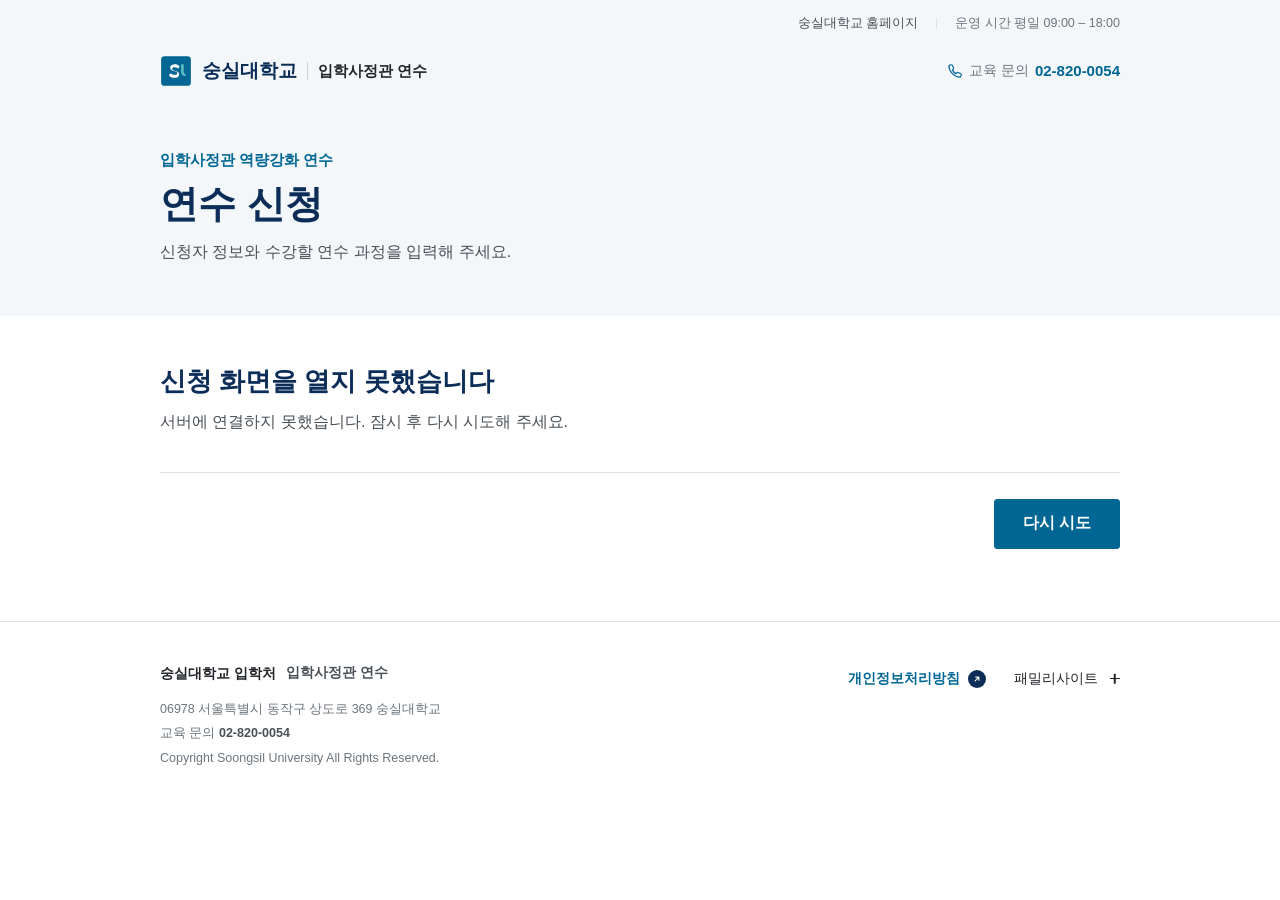
<file: index.html>
<!DOCTYPE html>
<html lang="ko">
<head>
  <meta charset="utf-8">
  <meta name="viewport" content="width=device-width, initial-scale=1">
  <meta name="robots" content="noindex">
  <title>입학사정관 연수 신청 | 숭실대학교</title>
  <link rel="stylesheet" href="styles.css">
  <script src="config.js" defer></script>
  <script src="site.js" defer></script>
  <script src="app.js" defer></script>
</head>
<body>

<!--
  ─────────────────────────────────────────────
    입학사정관 연수 신청 시스템
    숭실대학교 입학처

    기획 · 설계 · 개발   입학사정관 복유진
    문의                 02-820-0054
    최초 제작            2026년 7월
    전면 개편            2026년 10월
  ─────────────────────────────────────────────
-->

<a class="skip-link" href="#main">본문으로 건너뛰기</a>

<!-- 아래 내용은 관리자 페이지(admin.html)의 설정으로 바뀝니다. 여기 적힌 값은 설정을 불러오기 전 기본값입니다. -->

<header class="service-header">
  <div class="utility-bar" id="utilityBar">
    <div class="page-container utility-inner">
      <ul class="utility-links" id="utilityLinks">
        <li><a href="https://ssu.ac.kr" target="_blank" rel="noopener">숭실대학교 홈페이지<span class="sr-only"> (새 창)</span></a></li>
      </ul>
      <p class="utility-hours" id="utilityHours">운영 시간 평일 09:00 – 18:00</p>
    </div>
  </div>

  <div class="page-container header-inner">
    <a class="brand" id="brandLink" href="./">
      <img class="brand-logo" id="brandLogo" alt="" hidden>
      <span class="brand-mark" id="brandMark" aria-hidden="true">
        <svg viewBox="0 0 28 28" width="28" height="28" fill="none">
          <rect x="1" y="1" width="26" height="26" rx="3" fill="#006694"/>
          <path d="M8.5 18.6c1.1.9 2.6 1.4 4.2 1.4 2.6 0 4.1-1.2 4.1-3 0-1.7-1.1-2.5-3.6-3.1-2-.5-2.6-.9-2.6-1.7 0-.8.8-1.4 2.1-1.4 1.2 0 2.3.4 3.2 1.1l1.3-1.9C16.1 8.4 14.6 8 12.9 8c-2.5 0-4 1.3-4 3.1 0 1.8 1.2 2.6 3.7 3.2 1.9.4 2.5.8 2.5 1.6 0 .9-.8 1.4-2.2 1.4-1.4 0-2.7-.5-3.7-1.4l-1.4 1.9z" fill="#fff"/>
          <path d="M18.5 8h2.2v6.6c0 1.1.6 1.7 1.5 1.9v2.1c-2.3-.2-3.7-1.5-3.7-3.9V8z" fill="#60C1C3"/>
        </svg>
      </span>
      <span class="brand-text">
        <strong id="brandOrg">숭실대학교</strong>
        <span class="brand-service"><span id="brandService">입학사정관 연수</span> <b class="brand-tag" id="brandTag" hidden></b></span>
      </span>
    </a>

    <nav class="header-nav" id="headerNav" aria-label="주요 메뉴" hidden>
      <ul id="headerNavList"></ul>
    </nav>

    <a class="header-contact js-tel" href="tel:0282000054">
      <span class="header-contact-icon" aria-hidden="true">
        <svg viewBox="0 0 20 20" width="16" height="16" fill="none">
          <path d="M6.6 2.8l1.6 3.4c.2.4.1.9-.2 1.2L6.7 8.6a10 10 0 0 0 4.7 4.7l1.2-1.3c.3-.3.8-.4 1.2-.2l3.4 1.6c.5.2.7.7.6 1.2l-.5 2.1c-.1.5-.6.9-1.1.9C9.4 17.6 2.4 10.6 2.4 3.8c0-.5.4-1 .9-1.1l2.1-.5c.5-.1 1 .1 1.2.6z" stroke="currentColor" stroke-width="1.5" stroke-linejoin="round"/>
        </svg>
      </span>
      <span class="header-contact-label" id="contactLabel">교육 문의</span>
      <span class="header-contact-num js-tel-num">02-820-0054</span>
    </a>
  </div>
</header>

<div class="notice-bar tone-info" id="noticeBar" role="note" hidden>
  <div class="page-container notice-inner">
    <span class="notice-dot" aria-hidden="true"></span>
    <p class="notice-text" id="noticeBarText"></p>
    <a class="notice-link" id="noticeBarLink" hidden></a>
  </div>
</div>

<section class="hero" id="hero">
  <div class="page-container">
    <div class="page-title">
      <p class="service-name" id="heroEyebrow">입학사정관 역량강화 연수</p>
      <h1 id="pageTitle">연수 신청</h1>
      <p class="page-desc" id="heroDesc">신청자 정보와 수강할 연수 과정을 입력해 주세요.</p>
    </div>
  </div>
</section>

<div class="page-container page-body">

  <nav class="steps" aria-label="신청 단계" hidden>
    <p class="steps-mobile">
      <span class="steps-count"><strong id="stepNow">1</strong> / 4</span>
      <span class="steps-label" id="stepLabel">개인정보 동의</span>
    </p>
    <ol class="steps-list">
      <li><span class="no">01</span><span class="nm">개인정보 동의</span></li>
      <li><span class="no">02</span><span class="nm">신청자 확인</span></li>
      <li><span class="no">03</span><span class="nm">연수 정보</span></li>
      <li><span class="no">04</span><span class="nm">최종 확인</span></li>
    </ol>
  </nav>

  <main id="main" class="form-card" tabindex="-1">

    <div class="error-summary" id="errorSummary" hidden tabindex="-1" role="alert">
      <p class="error-summary-title">입력한 내용을 확인해 주세요</p>
      <ul id="errorSummaryList"></ul>
    </div>

    <!-- 불러오는 중 -->
    <section class="panel is-active" data-panel="loading">
      <div class="loading" role="status">
        <span class="spinner" aria-hidden="true"></span>
        <p>신청 정보를 불러오고 있습니다.</p>
      </div>
    </section>

    <!-- 연결 실패 -->
    <section class="panel" data-panel="fatal">
      <h2>신청 화면을 열지 못했습니다</h2>
      <p class="panel-desc" id="fatalMessage">잠시 후 다시 시도해 주세요.</p>
      <div class="actions">
        <span class="actions-spacer"></span>
        <button type="button" class="btn btn-primary" id="btnRetry">다시 시도</button>
      </div>
    </section>

    <!-- 접수 마감 -->
    <section class="panel" data-panel="closed">
      <h2>지금은 신청 기간이 아닙니다</h2>
      <p class="panel-desc" id="closedMessage"></p>
    </section>

    <!-- 01 개인정보 동의 -->
    <section class="panel" data-panel="consent" aria-labelledby="h-consent">
      <h2 id="h-consent">개인정보 수집·이용 동의</h2>
      <p class="panel-desc">연수 신청과 이수 관리를 위해 아래 개인정보를 수집합니다.</p>

      <div class="consent-doc">
        <p class="consent-doc-title"><span class="tag tag-required">필수</span>개인정보 수집·이용</p>
        <dl class="consent-terms" id="consentTerms"></dl>
      </div>

      <fieldset class="field">
        <legend>개인정보 수집·이용에 동의하십니까?</legend>
        <div class="choices">
          <label class="choice"><input type="radio" name="consent" value="yes">
            <span class="choice-body"><strong>동의합니다</strong></span></label>
          <label class="choice"><input type="radio" name="consent" value="no">
            <span class="choice-body"><strong>동의하지 않습니다</strong></span></label>
        </div>
        <p class="field-error" id="err-consent" hidden></p>
      </fieldset>

      <p class="note-plain" id="noticeText"></p>

      <div class="actions">
        <span class="actions-spacer"></span>
        <button type="button" class="btn btn-primary" id="btnConsentNext">다음 단계</button>
      </div>
    </section>

    <!-- 02 신청자 정보 -->
    <section class="panel" data-panel="applicant" aria-labelledby="h-applicant">
      <h2 id="h-applicant">신청자 정보</h2>
      <p class="panel-desc">성명과 휴대전화번호로 이전 수강 이력을 확인합니다.</p>

      <div class="field">
        <label for="univSearch">소속학교 <span class="tag tag-required">필수</span></label>
        <div class="search-box" id="univSearchBox">
          <input type="text" id="univSearch" placeholder="학교명을 입력하세요" autocomplete="off"
                 role="combobox" aria-expanded="false" aria-controls="univResults" aria-autocomplete="list">
          <span class="search-icon" aria-hidden="true">
            <svg viewBox="0 0 20 20" width="18" height="18" fill="none">
              <circle cx="9" cy="9" r="6" stroke="currentColor" stroke-width="1.6"/>
              <path d="M13.5 13.5L17 17" stroke="currentColor" stroke-width="1.6" stroke-linecap="round"/>
            </svg>
          </span>
        </div>
        <p class="field-help" id="univHelp">학교명 일부만 입력해도 찾을 수 있습니다. 예: 숭실, 한양 에리카</p>

        <ul class="search-results" id="univResults" role="listbox" aria-label="학교 검색 결과"></ul>

        <div class="picked" id="univPicked" hidden>
          <div class="picked-body">
            <span class="picked-label">선택한 학교</span>
            <strong id="univPickedName"></strong>
            <span class="picked-flag" id="univPickedFlag" hidden>직접 입력한 학교입니다. 관리자 확인 후 정식 등록됩니다.</span>
          </div>
          <button type="button" class="btn btn-ghost btn-sm" id="btnUnivClear">변경</button>
        </div>

        <div class="no-result" id="univEmpty" hidden>
          <p>검색 결과가 없습니다. 학교명 일부만 입력해 다시 찾아보세요.</p>
          <button type="button" class="btn-link" id="btnUnivAddOpen">목록에 없는 학교 직접 입력</button>
        </div>

        <div class="add-form" id="univAddForm" hidden>
          <p class="add-form-title">목록에 없는 학교 입력</p>
          <p class="add-form-desc">직접 입력한 학교는 관리자 확인을 거쳐 정식 등록됩니다.</p>
          <div class="field">
            <label for="addUnivName">학교명 <span class="tag tag-required">필수</span></label>
            <input type="text" id="addUnivName" placeholder="예: 한국대학교" maxlength="40" autocomplete="off">
            <p class="field-error" id="err-addUnivName" hidden></p>
          </div>
          <div class="field">
            <label for="addUnivCampus">캠퍼스 <span class="tag tag-optional">선택</span></label>
            <input type="text" id="addUnivCampus" placeholder="예: 제2캠퍼스" maxlength="20" autocomplete="off">
            <p class="field-help">캠퍼스가 나뉜 학교만 입력하세요.</p>
          </div>
          <div class="add-form-actions">
            <button type="button" class="btn btn-ghost btn-sm" id="btnUnivAddCancel">취소</button>
            <button type="button" class="btn btn-primary btn-sm" id="btnUnivAddSave">이 학교로 진행</button>
          </div>
        </div>

        <p class="field-error" id="err-univ" hidden></p>
      </div>

      <div class="field">
        <label for="inputName">성명 <span class="tag tag-required">필수</span></label>
        <input type="text" id="inputName" class="input-md" maxlength="10" autocomplete="name">
        <p class="field-help">이수증에 표기되므로 정확하게 입력해 주세요.</p>
        <p class="field-error" id="err-name" hidden></p>
      </div>

      <div class="field">
        <label for="inputPhone">휴대전화번호 <span class="tag tag-required">필수</span></label>
        <input type="tel" id="inputPhone" class="input-md" placeholder="010-0000-0000" maxlength="13"
               inputmode="numeric" autocomplete="tel">
        <p class="field-help">교육 일정 변경과 이수 안내에 사용됩니다.</p>
        <p class="field-error" id="err-phone" hidden></p>
      </div>

      <div class="field">
        <label for="inputPhone2">휴대전화번호 확인 <span class="tag tag-required">필수</span></label>
        <input type="tel" id="inputPhone2" class="input-md" placeholder="010-0000-0000" maxlength="13"
               inputmode="numeric" autocomplete="off">
        <p class="field-error" id="err-phone2" hidden></p>
      </div>

      <div class="actions">
        <button type="button" class="btn btn-ghost" data-back="consent">이전</button>
        <button type="button" class="btn btn-primary" id="btnApplicantNext">이력 확인</button>
      </div>
    </section>

    <!-- 02-1 이력 확인 결과 (번호 일치 또는 뒤 네 자리 확인 후) -->
    <section class="panel" data-panel="record" aria-labelledby="h-record">
      <h2 id="h-record">이전 수강 이력이 확인되었습니다</h2>
      <p class="panel-desc" id="recordDesc">아래 정보가 본인의 것이 맞는지 확인해 주세요.</p>

      <div class="record" id="recordBox"></div>
      <div class="callout" id="recordOrgNote" hidden></div>

      <fieldset class="field">
        <legend id="recordLegend">어떻게 진행할까요?</legend>
        <div class="choices">
          <label class="choice" id="choiceSame"><input type="radio" name="record" value="same">
            <span class="choice-body"><strong id="labelSame"></strong><span class="choice-desc" id="descSame"></span></span></label>
          <label class="choice" id="choiceChanged"><input type="radio" name="record" value="changed">
            <span class="choice-body"><strong id="labelChanged"></strong><span class="choice-desc" id="descChanged"></span></span></label>
          <label class="choice" id="choiceNotMe"><input type="radio" name="record" value="no">
            <span class="choice-body"><strong>아니오, 제 정보가 아닙니다</strong>
              <span class="choice-desc">성명과 휴대전화번호를 다시 확인합니다</span></span></label>
        </div>
        <p class="field-error" id="err-record" hidden></p>
      </fieldset>

      <div class="actions">
        <button type="button" class="btn btn-ghost" data-back="applicant">이전</button>
        <button type="button" class="btn btn-primary" id="btnRecordNext">다음 단계</button>
      </div>
    </section>

    <!-- 02-2 후보 선택 -->
    <section class="panel" data-panel="candidates" aria-labelledby="h-candidates">
      <h2 id="h-candidates">이전 이력을 이어받으시겠습니까?</h2>
      <p class="panel-desc">
        입력한 휴대전화번호로는 기록을 찾지 못했지만, 같은 학교에 같은 성명의 이력이 있습니다.
        휴대전화번호가 바뀐 경우 이전 이력을 이어받을 수 있습니다.
      </p>
      <fieldset class="field">
        <legend>본인의 이전 이력을 선택해 주세요</legend>
        <div class="choices" id="candidateList"></div>
        <p class="field-error" id="err-candidate" hidden></p>
      </fieldset>
      <div class="actions">
        <button type="button" class="btn btn-ghost" data-back="applicant">이전</button>
        <button type="button" class="btn btn-primary" id="btnCandidateNext">다음 단계</button>
      </div>
    </section>

    <!-- 02-3 이전 번호 뒤 네 자리 -->
    <section class="panel" data-panel="verify" aria-labelledby="h-verify">
      <h2 id="h-verify">이전 정보 확인</h2>
      <p class="panel-desc">선택한 이력이 본인의 것인지 확인합니다. 그때 등록했던 휴대전화번호의 뒤 네 자리를 입력해 주세요.</p>
      <div class="field">
        <label for="inputLast4">이전 휴대전화번호 뒤 네 자리 <span class="tag tag-required">필수</span></label>
        <div class="last4">
          <span class="last4-prefix" aria-hidden="true">010 - **** -</span>
          <input type="text" id="inputLast4" maxlength="4" inputmode="numeric" placeholder="0000" autocomplete="off">
        </div>
        <p class="field-error" id="err-last4" hidden></p>
      </div>
      <div class="actions actions-stack">
        <button type="button" class="btn btn-primary" id="btnVerify">확인</button>
        <button type="button" class="btn btn-ghost" id="btnVerifySkip">기억나지 않습니다. 새로 신청하기</button>
      </div>
    </section>

    <!-- 03 연수 정보 -->
    <section class="panel" data-panel="course" aria-labelledby="h-course">
      <h2 id="h-course">연수 정보</h2>
      <p class="panel-desc">이메일, 직무와 경력, 신청할 연수 과정을 입력해 주세요.</p>

      <fieldset class="field" id="emailChoiceBlock" hidden>
        <legend>이메일 <span class="tag tag-required">필수</span></legend>
        <div class="choices">
          <label class="choice"><input type="radio" name="emailMode" value="keep">
            <span class="choice-body"><strong>등록된 이메일 사용</strong><span class="choice-desc" id="keepEmailDesc"></span></span></label>
          <label class="choice"><input type="radio" name="emailMode" value="new">
            <span class="choice-body"><strong>새 이메일 입력</strong><span class="choice-desc">이메일이 바뀐 경우 선택해 주세요</span></span></label>
        </div>
        <p class="field-error" id="err-emailMode" hidden></p>
      </fieldset>

      <div id="emailInputBlock">
        <div class="field">
          <label for="inputEmail">이메일 <span class="tag tag-required">필수</span></label>
          <input type="email" id="inputEmail" class="input-lg" placeholder="name@university.ac.kr" autocomplete="email">
          <p class="field-help">이수증과 교육 안내가 이 주소로 발송됩니다. 본인 이메일만 쓸 수 있습니다.</p>
          <p class="field-error" id="err-email" hidden></p>
        </div>
        <div class="field">
          <label for="inputEmail2">이메일 확인 <span class="tag tag-required">필수</span></label>
          <input type="email" id="inputEmail2" class="input-lg" placeholder="name@university.ac.kr" autocomplete="off">
          <p class="field-error" id="err-email2" hidden></p>
        </div>
      </div>

      <fieldset class="field">
        <legend>현재 수행 중인 입학 관련 직무 유형 <span class="tag tag-required">필수</span></legend>
        <div class="choices" id="jobChoices"></div>
        <p class="field-error" id="err-job" hidden></p>
      </fieldset>

      <fieldset class="field" id="managerBlock" hidden>
        <legend>교육 담당자 여부 <span class="tag tag-required">필수</span></legend>
        <p class="field-help field-help-top">연수 관련 공지 메일을 받는 대학 대표 담당자를 말합니다.</p>
        <div class="choices">
          <label class="choice"><input type="radio" name="manager" value="yes">
            <span class="choice-body"><strong>예</strong><span class="choice-desc">우리 대학 교육 담당자입니다</span></span></label>
          <label class="choice"><input type="radio" name="manager" value="no" checked>
            <span class="choice-body"><strong>아니오</strong><span class="choice-desc">일반 수강자로 신청합니다</span></span></label>
        </div>
        <div class="callout" id="managerNotice" hidden></div>
      </fieldset>

      <fieldset class="field">
        <legend>입학사정관 경력 <span class="tag tag-required">필수</span></legend>
        <div class="choices choices-row" id="careerChoices"></div>
        <p class="field-error" id="err-career" hidden></p>
      </fieldset>

      <fieldset class="field">
        <legend>신청 과정 <span class="tag tag-required">필수</span></legend>
        <div class="choices" id="courseChoices"></div>
        <p class="field-error" id="err-course" hidden></p>
      </fieldset>

      <div class="actions">
        <button type="button" class="btn btn-ghost" id="btnCourseBack">이전</button>
        <button type="button" class="btn btn-primary" id="btnCourseNext">입력 내용 확인</button>
      </div>
    </section>

    <!-- 04 최종 확인 -->
    <section class="panel" data-panel="confirm" aria-labelledby="h-confirm">
      <h2 id="h-confirm">입력하신 내용을 확인해 주세요</h2>
      <p class="panel-desc">성명과 이메일은 이수증 발급에 사용됩니다. 정확한지 확인해 주세요.</p>
      <dl class="summary" id="summaryList"></dl>
      <p class="note-plain" id="confirmNote"></p>
      <div class="actions">
        <button type="button" class="btn btn-ghost" data-back="course">이전</button>
        <button type="button" class="btn btn-primary" id="btnSubmit">이대로 신청하기</button>
      </div>
    </section>

    <!-- 완료 -->
    <section class="panel" data-panel="done" aria-labelledby="h-done">
      <div class="complete">
        <p class="complete-head">
          <span class="complete-icon" aria-hidden="true">
            <svg viewBox="0 0 24 24" width="24" height="24" fill="none">
              <path d="M4 12.5l5.2 5.2L20 7" stroke="currentColor" stroke-width="2.4" stroke-linecap="round" stroke-linejoin="round"/>
            </svg>
          </span>
          <span id="h-done">연수 신청이 완료되었습니다</span>
        </p>
        <dl class="complete-list" id="completeList"></dl>
      </div>
      <div class="callout" id="managerResult" hidden></div>
      <p class="note-plain" id="doneNote"></p>
    </section>

  </main>

</div>

<footer class="site-footer">
  <div class="page-container footer-inner">
    <div class="footer-main">
      <p class="footer-brand">
        <img class="footer-logo" id="footerLogo" alt="" hidden>
        <strong class="footer-org" id="footerOrg">숭실대학교 입학처</strong>
        <span class="footer-service" id="footerService">입학사정관 연수</span>
      </p>
      <p class="footer-address" id="footerAddress">06978 서울특별시 동작구 상도로 369 숭실대학교</p>
      <p class="footer-contact"><span class="js-contact-label">교육 문의</span> <a class="js-tel" href="tel:0282000054">02-820-0054</a></p>
      <p class="footer-copy" id="footerCopy">Copyright Soongsil University All Rights Reserved.</p>
    </div>
    <div class="footer-side">
      <a class="footer-privacy" id="footerPrivacy" href="https://ssu.ac.kr/main/%ea%b0%9c%ec%9d%b8%ec%a0%95%eb%b3%b4%ec%b2%98%eb%a6%ac%eb%b0%a9%ec%b9%a8/" target="_blank" rel="noopener">
        <span id="footerPrivacyLabel">개인정보처리방침</span>
        <span class="footer-privacy-icon" aria-hidden="true">
          <svg viewBox="0 0 16 16" width="10" height="10" fill="none"><path d="M5 11l6-6M6 5h5v5" stroke="currentColor" stroke-width="1.8" stroke-linecap="round" stroke-linejoin="round"/></svg>
        </span>
        <span class="sr-only"> (새 창)</span>
      </a>
      <details class="family" id="familyBox">
        <summary>패밀리사이트 <span class="family-plus" aria-hidden="true"></span></summary>
        <ul id="familyList">
          <li><a href="https://ssu.ac.kr" target="_blank" rel="noopener">숭실대학교<span class="sr-only"> (새 창)</span></a></li>
        </ul>
      </details>
    </div>
  </div>
</footer>

<div class="toast" id="toast" role="status" aria-live="polite"></div>

<noscript><p class="noscript">이 페이지는 자바스크립트가 필요합니다. 브라우저 설정을 확인해 주세요.</p></noscript>
</body>
</html>
</file>
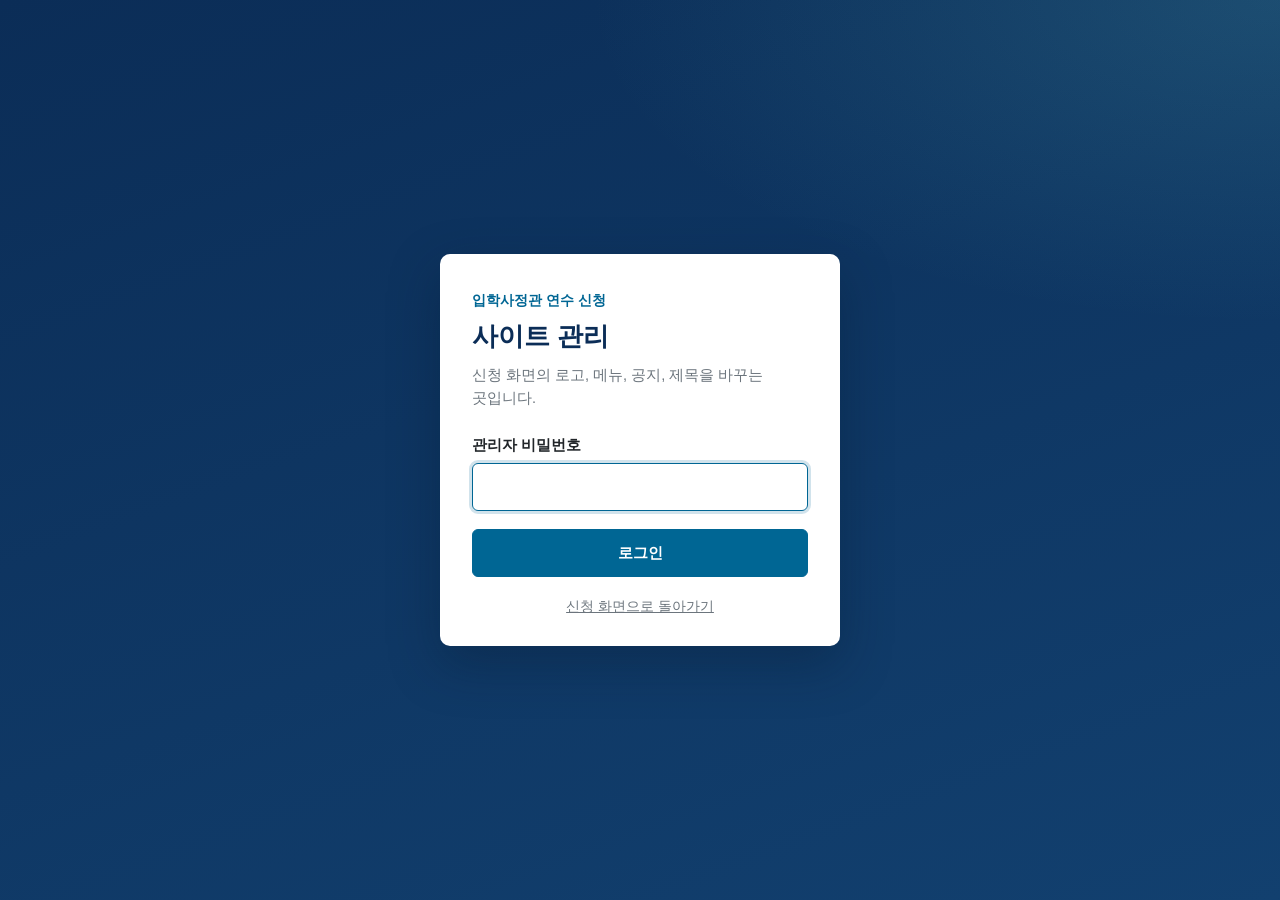
<file: admin.html>
<!DOCTYPE html>
<html lang="ko">
<head>
  <meta charset="utf-8">
  <meta name="viewport" content="width=device-width, initial-scale=1">
  <meta name="robots" content="noindex, nofollow">
  <title>사이트 관리 | 입학사정관 연수 신청</title>
  <link rel="stylesheet" href="admin.css">
  <script src="config.js" defer></script>
  <script src="site.js" defer></script>
  <script src="admin.js" defer></script>
</head>
<body>

<!-- ============ 로그인 ============ -->
<div class="login" id="viewLogin" hidden>
  <form class="login-card" id="loginForm" novalidate>
    <p class="login-kicker">입학사정관 연수 신청</p>
    <h1>사이트 관리</h1>
    <p class="login-desc">신청 화면의 로고, 메뉴, 공지, 제목을 바꾸는 곳입니다.</p>
    <label for="loginPassword">관리자 비밀번호</label>
    <input type="password" id="loginPassword" autocomplete="current-password" required>
    <p class="login-error" id="loginError" role="alert" hidden></p>
    <button type="submit" class="btn btn-primary btn-block" id="btnLogin">로그인</button>
    <p class="login-foot"><a href="./">신청 화면으로 돌아가기</a></p>
  </form>
</div>

<!-- ============ 관리 화면 ============ -->
<div class="app" id="viewApp" hidden>

  <header class="topbar">
    <div class="topbar-brand">
      <span class="topbar-mark" aria-hidden="true">
        <svg viewBox="0 0 20 20" width="18" height="18" fill="none"><path d="M3 5.5h14M3 10h14M3 14.5h9" stroke="currentColor" stroke-width="1.8" stroke-linecap="round"/></svg>
      </span>
      <strong>입학사정관 연수</strong>
      <span class="topbar-sep" aria-hidden="true"></span>
      <span>사이트 관리</span>
    </div>
    <div class="topbar-actions">
      <button type="button" class="topbar-btn only-narrow" id="btnPreviewOpen">미리보기</button>
      <a class="topbar-btn topbar-open" href="./" target="_blank" rel="noopener">신청 화면 열기</a>
      <button type="button" class="topbar-btn" id="btnLogout">로그아웃</button>
    </div>
  </header>

  <div class="layout">

    <nav class="sidenav" aria-label="설정 항목">
      <p class="sidenav-title">기본 정보</p>
      <a href="#sec-brand" class="is-active">로고 · 이름</a>
      <a href="#sec-contact">문의처</a>
      <p class="sidenav-title">상단 꾸미기</p>
      <a href="#sec-utility">맨 위 띠</a>
      <a href="#sec-nav">메뉴</a>
      <a href="#sec-notice">공지 띠</a>
      <p class="sidenav-title">본문</p>
      <a href="#sec-hero">제목 영역</a>
      <a href="#sec-theme">색상 · 글씨체</a>
      <p class="sidenav-title">하단</p>
      <a href="#sec-footer">하단 정보</a>
    </nav>

    <main class="editor" id="editor">

      <div class="loading" id="editorLoading" role="status">
        <span class="spinner" aria-hidden="true"></span> 설정을 불러오고 있습니다.
      </div>

      <div id="editorBody" hidden>

        <!-- 로고 · 이름 -->
        <section class="sec" id="sec-brand" aria-labelledby="h-brand">
          <h2 id="h-brand">로고 · 이름</h2>

          <div class="row">
            <div class="row-label">학교 로고</div>
            <div class="row-control">
              <div class="logo-box">
                <div class="logo-stage" id="logoStage">
                  <img id="logoPreview" alt="" hidden>
                  <span class="logo-empty" id="logoEmpty">등록된 로고가 없습니다<br><small>지금은 기본 표시(S 모양)를 씁니다</small></span>
                </div>
                <div class="logo-actions">
                  <label class="btn btn-ghost btn-sm" for="logoFile">이미지 등록</label>
                  <input type="file" id="logoFile" accept="image/png,image/jpeg,image/webp,image/svg+xml" class="sr-only">
                  <button type="button" class="btn btn-ghost btn-sm" id="btnLogoRemove" hidden>삭제</button>
                </div>
              </div>
              <p class="row-error" id="logoError" hidden></p>
            </div>
            <p class="row-help">학교 홍보팀의 공식 로고 파일을 올려 주세요. SVG 또는 가로형 PNG(배경 투명)가 가장 선명합니다. 큰 이미지는 자동으로 줄여 저장합니다.</p>
          </div>

          <div class="row" id="rowLogoHeight">
            <div class="row-label"><label for="logoHeight">로고 높이</label></div>
            <div class="row-control">
              <div class="range">
                <input type="range" id="logoHeight" data-path="brand.logoHeight" min="24" max="64" step="2">
                <output id="logoHeightOut">40px</output>
              </div>
            </div>
            <p class="row-help">헤더 안에서 보이는 높이입니다. 36~44px을 권장합니다.</p>
          </div>

          <div class="row" id="rowShowOrg">
            <div class="row-label">학교 이름 글자</div>
            <div class="row-control">
              <label class="check"><input type="checkbox" data-path="brand.showOrgName"> 로고 옆에 학교 이름을 글자로 표시</label>
            </div>
            <p class="row-help">로고 안에 '숭실대학교' 글자가 이미 있으면 끄세요. 이름이 두 번 보이지 않습니다.</p>
          </div>

          <div class="row">
            <div class="row-label"><label for="f-orgName">학교 이름</label></div>
            <div class="row-control"><input type="text" id="f-orgName" data-path="brand.orgName" maxlength="30"></div>
            <p class="row-help">30자 이내. 로고를 읽지 못하는 화면 낭독기에도 이 이름을 알려 줍니다.</p>
          </div>

          <div class="row">
            <div class="row-label"><label for="f-serviceName">서비스 이름</label></div>
            <div class="row-control"><input type="text" id="f-serviceName" data-path="brand.serviceName" maxlength="30"></div>
            <p class="row-help">학교 이름 오른쪽에 구분선과 함께 표시됩니다. 30자 이내.</p>
          </div>

          <div class="row">
            <div class="row-label"><label for="f-serviceTag">영문 표시</label></div>
            <div class="row-control"><input type="text" id="f-serviceTag" data-path="brand.serviceTag" maxlength="12" class="w-md" placeholder="예: ADMIT"></div>
            <p class="row-help">서비스 이름 뒤에 대표 색상으로 굵게 붙습니다. 교육 사이트처럼 'ADMIT'을 넣을 수 있어요. 비우면 숨깁니다.</p>
          </div>
        </section>

        <!-- 문의처 -->
        <section class="sec" id="sec-contact" aria-labelledby="h-contact">
          <h2 id="h-contact">문의처</h2>
          <div class="row">
            <div class="row-label"><label for="f-contactLabel">문의 이름</label></div>
            <div class="row-control"><input type="text" id="f-contactLabel" data-path="contact.label" maxlength="12" class="w-md"></div>
            <p class="row-help">예: 교육 문의, 연수 문의. 12자 이내.</p>
          </div>
          <div class="row">
            <div class="row-label"><label for="f-contactPhone">전화번호</label></div>
            <div class="row-control"><input type="tel" id="f-contactPhone" data-path="contact.phone" maxlength="20" class="w-md" placeholder="비워 두면 서버 설정 번호 사용"></div>
            <p class="row-help">헤더와 하단에 표시되고, 휴대폰에서 누르면 바로 전화가 걸립니다.</p>
          </div>
        </section>

        <!-- 맨 위 띠 -->
        <section class="sec" id="sec-utility" aria-labelledby="h-utility">
          <h2 id="h-utility">맨 위 띠</h2>
          <div class="row">
            <div class="row-label">표시</div>
            <div class="row-control">
              <label class="check"><input type="checkbox" data-path="utility.show"> 헤더 위에 남색 띠 표시</label>
            </div>
            <p class="row-help">학교 홈페이지 바로가기 같은 작은 링크와 운영 시간을 넣는 자리입니다.</p>
          </div>
          <div class="row">
            <div class="row-label">링크</div>
            <div class="row-control">
              <div class="links" data-links="utility.links" data-max="4"></div>
            </div>
            <p class="row-help">최대 4개. 이름은 20자 이내, 주소는 https:// 로 시작해야 합니다.</p>
          </div>
          <div class="row">
            <div class="row-label"><label for="f-hours">운영 시간</label></div>
            <div class="row-control"><input type="text" id="f-hours" data-path="utility.hours" maxlength="40" class="w-md"></div>
            <p class="row-help">띠 오른쪽에 '운영 시간 …'으로 표시됩니다. 비우면 숨깁니다.</p>
          </div>
        </section>

        <!-- 메뉴 -->
        <section class="sec" id="sec-nav" aria-labelledby="h-nav">
          <h2 id="h-nav">메뉴</h2>
          <div class="row">
            <div class="row-label">헤더 메뉴</div>
            <div class="row-control">
              <div class="links" data-links="nav.links" data-max="6"></div>
            </div>
            <p class="row-help">헤더 가운데에 표시됩니다. 최대 6개. 예: 연수 안내(공지 글 주소), 자주 묻는 질문, 이수증 발급.</p>
          </div>
        </section>

        <!-- 공지 띠 -->
        <section class="sec" id="sec-notice" aria-labelledby="h-notice">
          <h2 id="h-notice">공지 띠</h2>
          <div class="row">
            <div class="row-label">표시</div>
            <div class="row-control">
              <label class="check"><input type="checkbox" data-path="notice.show"> 헤더 아래에 공지 띠 표시</label>
            </div>
            <p class="row-help">마감 임박, 일정 변경처럼 모두 꼭 봐야 하는 한 줄 안내에 쓰세요.</p>
          </div>
          <div class="row">
            <div class="row-label"><label for="f-noticeText">공지 문구</label></div>
            <div class="row-control">
              <input type="text" id="f-noticeText" data-path="notice.text" maxlength="120" placeholder="예: 2026년 연수 신청은 11월 14일(금) 18시에 마감합니다.">
            </div>
            <p class="row-help">120자 이내.</p>
          </div>
          <div class="row">
            <div class="row-label">강조 정도</div>
            <div class="row-control">
              <div class="seg" role="radiogroup" aria-label="강조 정도">
                <label><input type="radio" name="noticeTone" value="info" data-path="notice.tone"><span>안내</span></label>
                <label><input type="radio" name="noticeTone" value="warn" data-path="notice.tone"><span>주의</span></label>
                <label><input type="radio" name="noticeTone" value="strong" data-path="notice.tone"><span>강조</span></label>
              </div>
            </div>
            <p class="row-help">안내는 옅은 파랑, 주의는 노랑, 강조는 대표 색상 바탕입니다.</p>
          </div>
          <div class="row">
            <div class="row-label">자세히 보기</div>
            <div class="row-control two">
              <input type="text" data-path="notice.linkLabel" maxlength="16" placeholder="버튼 이름 (예: 자세히 보기)" aria-label="자세히 보기 버튼 이름">
              <input type="url" data-path="notice.url" maxlength="300" placeholder="https://" aria-label="자세히 보기 주소">
            </div>
            <p class="row-help">둘 다 채우면 공지 오른쪽에 링크가 생깁니다.</p>
          </div>
        </section>

        <!-- 제목 영역 -->
        <section class="sec" id="sec-hero" aria-labelledby="h-hero">
          <h2 id="h-hero">제목 영역</h2>
          <div class="row">
            <div class="row-label">모양</div>
            <div class="row-control">
              <div class="seg" role="radiogroup" aria-label="제목 영역 모양">
                <label><input type="radio" name="heroStyle" value="plain" data-path="hero.style"><span>기본 (밝은 바탕)</span></label>
                <label><input type="radio" name="heroStyle" value="band" data-path="hero.style"><span>남색 띠</span></label>
              </div>
            </div>
            <p class="row-help">남색 띠는 제목 영역을 화면 너비 가득 진하게 칠해 첫인상을 또렷하게 합니다.</p>
          </div>
          <div class="row">
            <div class="row-label"><label for="f-eyebrow">작은 제목</label></div>
            <div class="row-control"><input type="text" id="f-eyebrow" data-path="hero.eyebrow" maxlength="40"></div>
            <p class="row-help">큰 제목 위의 한 줄. 40자 이내.</p>
          </div>
          <div class="row">
            <div class="row-label"><label for="f-title">큰 제목</label></div>
            <div class="row-control"><input type="text" id="f-title" data-path="hero.title" maxlength="120"></div>
            <p class="row-help"><code>{year}</code> 자리에는 서버에 설정된 신청 연도가 들어갑니다.</p>
          </div>
          <div class="row">
            <div class="row-label"><label for="f-desc">설명</label></div>
            <div class="row-control"><textarea id="f-desc" data-path="hero.desc" maxlength="160" rows="2"></textarea></div>
            <p class="row-help">160자 이내.</p>
          </div>
        </section>

        <!-- 대표 색상 -->
        <section class="sec" id="sec-theme" aria-labelledby="h-theme">
          <h2 id="h-theme">색상 · 글씨체</h2>
          <div class="row">
            <div class="row-label">색상</div>
            <div class="row-control">
              <div class="swatches" id="swatches"></div>
              <div class="color-custom">
                <input type="color" id="colorPicker" aria-label="직접 고르기">
                <input type="text" id="colorHex" maxlength="7" class="w-sm" aria-label="색상 코드" spellcheck="false">
              </div>
              <p class="row-warn" id="colorWarn" hidden></p>
            </div>
            <p class="row-help">버튼, 선택 표시, 링크 색입니다. 흰 글자가 잘 읽히도록 너무 밝은 색은 피하세요.</p>
          </div>
          <div class="row">
            <div class="row-label">글씨체</div>
            <div class="row-control">
              <div class="font-options" id="fontOptions" role="radiogroup" aria-label="글씨체"></div>
            </div>
            <p class="row-help">맑은 고딕은 윈도우에 기본으로 깔린 글씨체라 따로 내려받지 않아 가장 빠릅니다. 맥·아이폰에서는 비슷한 기본 고딕으로 보입니다. 모든 기기에서 똑같이 보여야 하면 나눔고딕이나 본고딕을 고르세요.</p>
          </div>
        </section>

        <!-- 하단 정보 -->
        <section class="sec" id="sec-footer" aria-labelledby="h-footer">
          <h2 id="h-footer">하단 정보</h2>
          <div class="row">
            <div class="row-label"><label for="f-footerOrg">기관명</label></div>
            <div class="row-control"><input type="text" id="f-footerOrg" data-path="footer.org" maxlength="40"></div>
            <p class="row-help">40자 이내.</p>
          </div>
          <div class="row">
            <div class="row-label"><label for="f-address">주소</label></div>
            <div class="row-control"><input type="text" id="f-address" data-path="footer.address" maxlength="80" placeholder="예: 서울특별시 동작구 상도로 369"></div>
            <p class="row-help">비우면 숨깁니다.</p>
          </div>
          <div class="row">
            <div class="row-label"><label for="f-copy">저작권 문구</label></div>
            <div class="row-control"><input type="text" id="f-copy" data-path="footer.copyright" maxlength="80" placeholder="예: © Soongsil University. All rights reserved."></div>
            <p class="row-help">비우면 숨깁니다.</p>
          </div>
          <div class="row">
            <div class="row-label">개인정보처리방침</div>
            <div class="row-control two">
              <input type="text" data-path="footer.privacyLabel" maxlength="20" aria-label="개인정보처리방침 링크 이름">
              <input type="url" data-path="footer.privacyUrl" maxlength="300" placeholder="https://" aria-label="개인정보처리방침 주소">
            </div>
            <p class="row-help">하단 오른쪽에 굵게 표시되고 새 창으로 열립니다. 기본값은 숭실대학교 개인정보처리방침 페이지입니다. 주소를 비우면 숨깁니다.</p>
          </div>
          <div class="row">
            <div class="row-label">패밀리사이트</div>
            <div class="row-control">
              <div class="links" data-links="footer.familyLinks" data-max="8"></div>
            </div>
            <p class="row-help">하단 '패밀리사이트 +'를 누르면 펼쳐지는 목록입니다. 최대 8개. 교육 사이트 주소를 넣어 두면 오가기 편합니다.</p>
          </div>
        </section>

        <p class="reset-line"><button type="button" class="btn-text" id="btnDefaults">처음 설정으로 되돌리기</button></p>
      </div>
    </main>

    <aside class="preview" id="preview" aria-label="미리보기">
      <div class="preview-head">
        <p class="preview-title">미리보기 <span class="preview-note">저장 전 화면</span></p>
        <div class="seg seg-sm" role="radiogroup" aria-label="화면 크기">
          <label><input type="radio" name="device" value="pc" checked><span>PC</span></label>
          <label><input type="radio" name="device" value="mobile"><span>휴대폰</span></label>
        </div>
        <button type="button" class="preview-close only-narrow" id="btnPreviewClose" aria-label="미리보기 닫기">닫기</button>
      </div>
      <div class="preview-stage" id="previewStage">
        <div class="preview-frame" id="previewFrame">
          <iframe id="previewIframe" title="신청 화면 미리보기" src="index.html?preview=1" tabindex="-1"></iframe>
        </div>
      </div>
    </aside>
  </div>

  <div class="savebar" id="savebar">
    <p class="savebar-status" id="saveStatus" role="status">변경 사항 없음</p>
    <button type="button" class="btn btn-ghost" id="btnRevert" disabled>되돌리기</button>
    <button type="button" class="btn btn-primary" id="btnSave" disabled>저장</button>
  </div>
</div>

<div class="toast" id="toast" role="status" aria-live="polite"></div>

<noscript><p class="noscript">이 페이지는 자바스크립트가 필요합니다.</p></noscript>
</body>
</html>
</file>
<file: styles.css>
/* ============================================================
   숭실대학교 입학사정관 연수 신청 시스템
   UI 스타일 가이드 준수 (브랜드 색상 + KRDS 신청 패턴)
   ============================================================ */

:root {
  --ssu-primary: #006694;
  --ssu-primary-dark: #005578;
  --ssu-accent: #009BCC;
  --ssu-secondary: #60C1C3;
  --ssu-navy: #0B2D57;

  --background: #F5F9FA;
  --surface: #FFFFFF;
  --surface-tint: #F2F8FB;

  --text-primary: #212529;
  --text-secondary: #495057;
  --text-muted: #6C757D;

  --border-default: #D9E2E7;
  --border-light: #E9EEF1;
  --border-input: #CFD9DE;

  --error: #C62828;
  --error-background: #FFF5F5;

  --success: #287D59;
  --success-background: #F0F8F4;

  --disabled-background: #E5EAED;
  --disabled-text: #8A949B;

  --top-background: #F4F7F9;

  /* 글씨체 — 관리자 화면에서 바꿀 수 있습니다 (기본: 맑은 고딕) */
  --font-sans: "Malgun Gothic", "맑은 고딕", "Apple SD Gothic Neo", "Noto Sans KR", sans-serif;
}

* { box-sizing: border-box; }

html {
  -webkit-text-size-adjust: 100%;
}

body {
  margin: 0;
  background: var(--surface);
  color: var(--text-primary);
  font-family: var(--font-sans);
  font-size: 16px;
  line-height: 1.6;
  -webkit-font-smoothing: antialiased;
}

/* ---------- 접근성 ---------- */

.skip-link {
  position: absolute;
  left: -9999px;
  top: 0;
  z-index: 100;
  padding: 12px 20px;
  background: var(--ssu-primary);
  color: #fff;
  font-size: 15px;
  font-weight: 600;
  text-decoration: none;
}

.skip-link:focus {
  left: 0;
}

:focus-visible {
  outline: 3px solid rgba(0, 102, 148, 0.45);
  outline-offset: 2px;
}

/* ---------- 레이아웃 ---------- */

.page-container {
  width: min(960px, calc(100% - 64px));
  margin: 0 auto;
}

/* ---------- 헤더 ---------- */

.sr-only {
  position: absolute;
  width: 1px; height: 1px;
  margin: -1px; padding: 0;
  overflow: hidden;
  clip: rect(0 0 0 0);
  white-space: nowrap;
  border: 0;
}

/* 위쪽 영역(헤더 + 제목)은 옅은 회색, 본문은 흰색 — 교육 사이트와 같은 구성 */

.service-header {
  background: var(--top-background);
}

/* 맨 위 작은 줄 (오른쪽 정렬) */

.utility-bar {
  font-size: 12.5px;
  color: var(--text-muted);
}

.utility-inner {
  min-height: 40px;
  display: flex;
  align-items: center;
  justify-content: flex-end;
  gap: 18px;
  padding-top: 6px;
}

.utility-links {
  display: flex;
  flex-wrap: wrap;
  margin: 0;
  padding: 0;
  list-style: none;
}

.utility-links li + li::before {
  content: "";
  display: inline-block;
  width: 1px; height: 10px;
  margin: 0 10px;
  background: var(--border-default);
  vertical-align: -1px;
}

.utility-links a {
  color: var(--text-secondary);
  text-decoration: none;
}

.utility-links a:hover { color: var(--ssu-primary); text-decoration: underline; text-underline-offset: 3px; }

.utility-hours { margin: 0; font-variant-numeric: tabular-nums; }

.utility-links:not(:empty) + .utility-hours::before {
  content: "";
  display: inline-block;
  width: 1px; height: 10px;
  margin-right: 18px;
  background: var(--border-default);
  vertical-align: -1px;
}

/* 로고 줄 */

.header-inner {
  min-height: 68px;
  display: flex;
  align-items: center;
  gap: 32px;
  padding-bottom: 6px;
}

.brand {
  display: flex;
  align-items: center;
  gap: 10px;
  min-width: 0;
  color: inherit;
  text-decoration: none;
}

.brand-mark { display: flex; flex-shrink: 0; }
.brand-mark svg { width: 32px; height: 32px; }

.brand-logo {
  display: block;
  width: auto;
  max-width: 240px;
  height: 40px;
  object-fit: contain;
  flex-shrink: 0;
}

.brand-text {
  display: flex;
  align-items: center;
  gap: 10px;
  min-width: 0;
}

.brand-text strong {
  font-size: 19px;
  font-weight: 700;
  color: var(--ssu-navy);
  white-space: nowrap;
}

.brand-service {
  font-size: 15px;
  font-weight: 700;
  color: var(--text-primary);
  padding-left: 10px;
  border-left: 1px solid #C9D2D8;
  white-space: nowrap;
  line-height: 1.2;
}

.brand-service.no-divider { padding-left: 0; border-left: 0; }

.brand-tag {
  margin-left: 2px;
  font-weight: 800;
  color: var(--ssu-primary);
  letter-spacing: 0.01em;
}

/* 메뉴 */

.header-nav { margin-left: auto; display: flex; }

.header-nav ul {
  display: flex;
  align-items: center;
  gap: 4px 28px;
  margin: 0;
  padding: 0;
  list-style: none;
}

.header-nav-link {
  display: block;
  padding: 8px 0;
  font-size: 15px;
  font-weight: 700;
  color: var(--text-primary);
  text-decoration: none;
  white-space: nowrap;
}

.header-nav-link:hover { color: var(--ssu-primary); }

/* 문의 (글자만) */

.header-contact {
  margin: 0 0 0 auto;
  display: flex;
  align-items: center;
  gap: 6px;
  font-size: 13.5px;
  color: var(--text-muted);
  white-space: nowrap;
  text-decoration: none;
}

.header-nav:not([hidden]) + .header-contact {
  margin-left: 0;
  padding-left: 24px;
  border-left: 1px solid #C9D2D8;
}

.header-contact-icon { display: flex; color: var(--ssu-primary); }

.header-contact-num {
  color: var(--ssu-primary);
  font-weight: 700;
  font-size: 15px;
  font-variant-numeric: tabular-nums;
}

.header-contact:hover .header-contact-num { text-decoration: underline; text-underline-offset: 3px; }

/* 공지 띠 */

.notice-bar {
  border-top: 1px solid var(--border-default);
  border-bottom: 1px solid var(--border-default);
  background: var(--surface);
  color: var(--text-primary);
}

.notice-inner {
  display: flex;
  align-items: center;
  gap: 10px;
  min-height: 46px;
  padding: 10px 0;
}

.notice-dot {
  flex-shrink: 0;
  width: 6px; height: 6px;
  border-radius: 50%;
  background: var(--ssu-primary);
}

.notice-text {
  margin: 0;
  font-size: 14.5px;
  font-weight: 700;
  line-height: 1.5;
  word-break: keep-all;
}

.notice-link {
  margin-left: auto;
  flex-shrink: 0;
  font-size: 13.5px;
  color: var(--text-secondary);
  text-underline-offset: 3px;
}

.notice-bar.tone-warn { background: #FFF8E6; border-color: #F3DFAE; }
.notice-bar.tone-warn .notice-dot { background: #B7791F; }

.notice-bar.tone-strong { background: var(--ssu-primary); border-color: var(--ssu-primary); color: #fff; }
.notice-bar.tone-strong .notice-dot { background: #fff; }
.notice-bar.tone-strong .notice-link { color: #fff; }
.notice-bar.tone-strong .notice-link:focus-visible { outline-color: rgba(255, 255, 255, 0.7); }

/* 제목 영역 */

.hero { background: var(--top-background); }
.hero .page-title { padding: 40px 0 52px; }

.hero.is-band {
  background: var(--ssu-navy);
  background-image: linear-gradient(120deg, var(--ssu-navy) 0%, var(--ssu-primary-dark) 100%);
  color: #fff;
}

.hero.is-band .service-name { color: #9EDBDC; }
.hero.is-band .page-title h1 { color: #fff; }
.hero.is-band .page-desc { color: rgba(255, 255, 255, 0.85); }

.page-body { padding-top: 40px; }

/* ---------- 페이지 제목 ---------- */

.page-title {
  padding: 40px 0 28px;
}

.service-name {
  margin: 0 0 8px;
  font-size: 15px;
  font-weight: 600;
  color: var(--ssu-primary);
  letter-spacing: -0.02em;
}

.page-title h1 {
  margin: 0;
  font-size: 38px;
  font-weight: 700;
  letter-spacing: -0.035em;
  line-height: 1.28;
  color: var(--ssu-navy);
}

.page-desc {
  margin: 10px 0 0;
  font-size: 16px;
  color: var(--text-secondary);
  letter-spacing: -0.015em;
}

/* ---------- 단계 표시 ---------- */

.steps {
  margin-bottom: 20px;
}

.steps-mobile { display: none; }

.steps-list {
  display: flex;
  margin: 0;
  padding: 0;
  list-style: none;
  gap: 8px;
}

.steps-list li {
  flex: 1;
  display: flex;
  align-items: center;
  gap: 8px;
  padding: 12px 4px 11px;
  border-bottom: 3px solid var(--border-default);
  color: var(--text-muted);
  transition: color 180ms ease, border-color 180ms ease;
}

.steps-list .no {
  font-size: 13px;
  font-weight: 700;
  letter-spacing: 0.02em;
  font-variant-numeric: tabular-nums;
}

.steps-list .nm {
  font-size: 14px;
  font-weight: 600;
  letter-spacing: -0.025em;
}

.steps-list li.is-done {
  color: var(--ssu-secondary);
  border-bottom-color: var(--ssu-secondary);
}

.steps-list li.is-done .no::after {
  content: "";
  display: inline-block;
  width: 5px; height: 9px;
  margin-left: 5px;
  border: solid currentColor;
  border-width: 0 2px 2px 0;
  transform: translateY(-1px) rotate(45deg);
}

.steps-list li.is-now {
  color: var(--ssu-primary);
  border-bottom-color: var(--ssu-primary);
}

.steps-list li.is-now .nm { font-weight: 700; }

/* ---------- 신청 카드 ---------- */

.form-card {
  max-width: 880px;
  margin: 0 auto;
  padding: 44px 48px;
  background: var(--surface);
  border: 1px solid var(--border-default);
  border-radius: 8px;
  box-shadow: 0 2px 8px rgba(15, 45, 65, 0.04);
}

.panel { display: none; }
.panel.is-active { display: block; }

.panel h2 {
  margin: 0 0 10px;
  font-size: 27px;
  font-weight: 700;
  letter-spacing: -0.035em;
  line-height: 1.35;
  color: var(--ssu-navy);
}

.panel-desc {
  margin: 0 0 28px;
  font-size: 16px;
  color: var(--text-secondary);
  letter-spacing: -0.015em;
  line-height: 1.65;
}

.note-plain {
  margin: 20px 0 0;
  font-size: 14px;
  color: var(--text-muted);
  line-height: 1.7;
}

/* ---------- 로딩 ---------- */

.loading {
  display: flex;
  flex-direction: column;
  align-items: center;
  gap: 16px;
  padding: 60px 0;
  color: var(--text-muted);
}

.loading p { margin: 0; font-size: 15px; }

.spinner {
  width: 28px; height: 28px;
  border: 3px solid var(--border-light);
  border-top-color: var(--ssu-primary);
  border-radius: 50%;
  animation: spin 800ms linear infinite;
}

@keyframes spin { to { transform: rotate(360deg); } }

@media (prefers-reduced-motion: reduce) {
  * { animation-duration: 0.01ms !important; transition-duration: 0.01ms !important; }
}

/* ---------- 태그 ---------- */

.tag {
  display: inline-block;
  margin-left: 5px;
  padding: 1px 7px;
  border-radius: 3px;
  font-size: 12px;
  font-weight: 600;
  letter-spacing: -0.01em;
  vertical-align: 1px;
}

.tag-required {
  background: #E8F2F7;
  color: var(--ssu-primary);
}

.tag-optional {
  background: var(--border-light);
  color: var(--text-muted);
}

/* ---------- 동의 문서 ---------- */

.consent-doc {
  border: 1px solid var(--border-default);
  border-radius: 6px;
  background: var(--surface);
  padding: 22px 24px;
  margin-bottom: 26px;
}

.consent-doc-title {
  margin: 0 0 16px;
  padding-bottom: 14px;
  border-bottom: 1px solid var(--border-light);
  font-size: 17px;
  font-weight: 700;
  letter-spacing: -0.025em;
  color: var(--text-primary);
}

.consent-doc-title .tag { margin: 0 7px 0 0; vertical-align: 2px; }

.consent-terms {
  margin: 0;
  display: grid;
  grid-template-columns: 108px 1fr;
  gap: 12px 20px;
}

.consent-terms dt {
  font-size: 14px;
  font-weight: 600;
  color: var(--text-muted);
  letter-spacing: -0.02em;
}

.consent-terms dd {
  margin: 0;
  font-size: 15px;
  color: var(--text-primary);
  line-height: 1.6;
  letter-spacing: -0.015em;
}

/* ---------- 입력 필드 ---------- */

.field {
  margin: 0 0 26px;
  padding: 0;
  border: 0;
  min-width: 0;
}

.field:last-of-type { margin-bottom: 0; }

.field > label,
.field > legend {
  display: block;
  margin-bottom: 8px;
  padding: 0;
  font-size: 15px;
  font-weight: 600;
  letter-spacing: -0.025em;
  color: var(--text-primary);
}

.field input[type="text"],
.field input[type="tel"],
.field input[type="email"] {
  width: 100%;
  min-height: 50px;
  padding: 12px 14px;
  border: 1px solid var(--border-input);
  border-radius: 6px;
  background: var(--surface);
  color: var(--text-primary);
  font-family: var(--font-sans);
  font-size: 16px;
  letter-spacing: -0.01em;
  transition: border-color 150ms ease, box-shadow 150ms ease;
}

.field input::placeholder { color: #A7B2B9; }

.field input:focus {
  outline: 3px solid rgba(0, 102, 148, 0.18);
  outline-offset: 0;
  border-color: var(--ssu-primary);
}

.field input.is-error {
  border-color: var(--error);
  background: var(--error-background);
}

.input-md { max-width: 420px; }
.input-lg { max-width: 520px; }

.field-help {
  margin: 7px 0 0;
  font-size: 14px;
  color: var(--text-muted);
  line-height: 1.6;
  letter-spacing: -0.015em;
}

.field-help-top { margin: -2px 0 12px; }

.field-error {
  margin: 7px 0 0;
  font-size: 14px;
  font-weight: 500;
  color: var(--error);
  line-height: 1.6;
  letter-spacing: -0.015em;
  display: flex;
  align-items: flex-start;
  gap: 5px;
}

.field-error::before {
  content: "!";
  display: inline-flex;
  align-items: center;
  justify-content: center;
  flex-shrink: 0;
  width: 16px; height: 16px;
  margin-top: 3px;
  border-radius: 50%;
  background: var(--error);
  color: #fff;
  font-size: 11px;
  font-weight: 700;
  line-height: 1;
}

/* ---------- 오류 요약 ---------- */

.error-summary {
  margin-bottom: 26px;
  padding: 18px 20px;
  border: 1px solid var(--error);
  border-left-width: 4px;
  border-radius: 6px;
  background: var(--error-background);
}

.error-summary-title {
  margin: 0 0 10px;
  font-size: 16px;
  font-weight: 700;
  color: var(--error);
  letter-spacing: -0.025em;
}

.error-summary ul {
  margin: 0;
  padding-left: 18px;
  font-size: 14.5px;
  color: var(--text-secondary);
  line-height: 1.75;
}

.error-summary button {
  border: 0;
  background: none;
  padding: 0;
  font-family: var(--font-sans);
  font-size: 14.5px;
  color: var(--ssu-primary);
  text-decoration: underline;
  cursor: pointer;
}

/* ---------- 학교 검색 ---------- */

.search-box { position: relative; max-width: 520px; }

.search-box input { padding-right: 44px !important; }

.search-icon {
  position: absolute;
  right: 14px;
  top: 50%;
  transform: translateY(-50%);
  color: var(--text-muted);
  pointer-events: none;
  display: flex;
}

.search-results {
  list-style: none;
  margin: 10px 0 0;
  padding: 0;
  max-width: 520px;
  max-height: 264px;
  overflow-y: auto;
  border: 1px solid var(--border-default);
  border-radius: 6px;
  background: var(--surface);
}

.search-results:empty {
  border: 0;
  margin: 0;
}

.search-results li + li { border-top: 1px solid var(--border-light); }

.search-results button {
  width: 100%;
  display: flex;
  align-items: baseline;
  gap: 8px;
  padding: 13px 16px;
  border: 0;
  background: transparent;
  font-family: var(--font-sans);
  font-size: 15.5px;
  color: var(--text-primary);
  text-align: left;
  cursor: pointer;
  letter-spacing: -0.02em;
  transition: background 130ms ease;
}

.search-results button:hover,
.search-results button:focus-visible,
.search-results li.is-active button {
  background: var(--surface-tint);
}

.search-results .campus {
  font-size: 13.5px;
  color: var(--text-muted);
}

.no-result {
  margin-top: 12px;
  padding: 16px 18px;
  border: 1px solid var(--border-light);
  border-radius: 6px;
  background: var(--background);
  max-width: 520px;
}

.no-result p {
  margin: 0 0 10px;
  font-size: 14.5px;
  color: var(--text-secondary);
  line-height: 1.6;
}

.btn-link {
  border: 0;
  background: none;
  padding: 0;
  font-family: var(--font-sans);
  font-size: 14.5px;
  font-weight: 600;
  color: var(--ssu-primary);
  text-decoration: underline;
  text-underline-offset: 3px;
  cursor: pointer;
  letter-spacing: -0.02em;
}

.btn-link:hover { color: var(--ssu-primary-dark); }

/* 선택 결과 */

.picked {
  display: flex;
  align-items: center;
  justify-content: space-between;
  gap: 16px;
  margin-top: 12px;
  padding: 16px 18px;
  border: 1px solid var(--ssu-primary);
  border-left-width: 3px;
  border-radius: 6px;
  background: var(--surface-tint);
  max-width: 520px;
  flex-wrap: wrap;
}

.picked-body { display: flex; flex-direction: column; gap: 3px; }

.picked-label {
  font-size: 13px;
  font-weight: 600;
  color: var(--ssu-primary);
  letter-spacing: -0.02em;
}

.picked-body strong {
  font-size: 17px;
  font-weight: 700;
  letter-spacing: -0.03em;
  color: var(--text-primary);
}

.picked-flag {
  margin-top: 3px;
  font-size: 13.5px;
  color: var(--text-secondary);
  line-height: 1.55;
}

/* 직접 입력 */

.add-form {
  margin-top: 14px;
  padding: 22px 24px 24px;
  border: 1px dashed var(--border-input);
  border-radius: 6px;
  background: var(--background);
  max-width: 520px;
}

.add-form-title {
  margin: 0 0 6px;
  font-size: 16px;
  font-weight: 700;
  letter-spacing: -0.025em;
  color: var(--text-primary);
}

.add-form-desc {
  margin: 0 0 20px;
  font-size: 14px;
  color: var(--text-muted);
  line-height: 1.6;
}

.add-form .field { margin-bottom: 20px; }
.add-form .field input { max-width: 100%; }

.add-form-actions {
  display: flex;
  gap: 10px;
}

.add-form-actions .btn { flex: 1; }

/* ---------- 선택 카드 ---------- */

.choices {
  display: flex;
  flex-direction: column;
  gap: 10px;
}

.choices-row {
  flex-direction: row;
  flex-wrap: wrap;
}

.choices-row .choice {
  flex: 1;
  min-width: 180px;
}

.choice {
  display: flex;
  align-items: flex-start;
  gap: 12px;
  min-height: 56px;
  padding: 15px 18px;
  border: 1px solid var(--border-input);
  border-radius: 6px;
  background: var(--surface);
  cursor: pointer;
  transition: border-color 150ms ease, background 150ms ease;
}

.choice:hover { border-color: var(--ssu-accent); }

.choice input[type="radio"] {
  width: 20px;
  height: 20px;
  margin: 1px 0 0;
  accent-color: var(--ssu-primary);
  flex-shrink: 0;
  cursor: pointer;
}

.choice-body {
  display: flex;
  flex-direction: column;
  gap: 3px;
  min-width: 0;
}

.choice-body strong {
  font-size: 16px;
  font-weight: 600;
  letter-spacing: -0.025em;
  color: var(--text-primary);
}

.choice-desc {
  font-size: 14px;
  color: var(--text-muted);
  line-height: 1.55;
  letter-spacing: -0.015em;
}

.choice:has(input:checked) {
  border-color: var(--ssu-primary);
  border-left-width: 3px;
  padding-left: 16px;
  background: var(--surface-tint);
}

.choice:has(input:checked) .choice-body strong { font-weight: 700; }

.choice:has(input:focus-visible) {
  outline: 3px solid rgba(0, 102, 148, 0.3);
  outline-offset: 2px;
}

/* 이력 후보 카드 */

.choice-history {
  margin: 6px 0 0;
  padding: 0;
  list-style: none;
  display: flex;
  flex-direction: column;
  gap: 3px;
}

.choice-history li {
  font-size: 13.5px;
  color: var(--text-secondary);
  font-variant-numeric: tabular-nums;
  padding-left: 12px;
  position: relative;
}

.choice-history li::before {
  content: "";
  position: absolute;
  left: 0; top: 8px;
  width: 4px; height: 4px;
  border-radius: 50%;
  background: var(--ssu-secondary);
}

/* ---------- 안내 상자 ---------- */

.callout {
  margin-top: 14px;
  padding: 16px 18px;
  border-radius: 6px;
  background: var(--surface-tint);
  border-left: 3px solid var(--ssu-secondary);
  font-size: 14.5px;
  color: var(--text-secondary);
  line-height: 1.7;
  letter-spacing: -0.015em;
}

.callout strong { color: var(--text-primary); font-weight: 600; }

/* ---------- 이력 카드 ---------- */

.record {
  margin-bottom: 28px;
  border: 1px solid var(--border-default);
  border-radius: 6px;
  overflow: hidden;
}

.record-body { padding: 22px 24px; }

.record dl {
  margin: 0;
  display: grid;
  grid-template-columns: 108px 1fr;
  gap: 12px 20px;
}

.record dt {
  font-size: 14px;
  font-weight: 600;
  color: var(--text-muted);
  letter-spacing: -0.02em;
}

.record dd {
  margin: 0;
  font-size: 15.5px;
  color: var(--text-primary);
  font-variant-numeric: tabular-nums;
  letter-spacing: -0.015em;
  word-break: break-all;
}

.record-trail {
  padding: 18px 24px 20px;
  border-top: 1px solid var(--border-light);
  background: var(--surface-tint);
}

.record-trail-title {
  margin: 0 0 10px;
  font-size: 13.5px;
  font-weight: 700;
  color: var(--ssu-primary);
  letter-spacing: -0.02em;
}

.record-trail ul {
  margin: 0;
  padding: 0;
  list-style: none;
  display: flex;
  flex-direction: column;
  gap: 6px;
}

.record-trail li {
  font-size: 15px;
  color: var(--text-primary);
  font-variant-numeric: tabular-nums;
  padding-left: 15px;
  position: relative;
  letter-spacing: -0.015em;
}

.record-trail li::before {
  content: "";
  position: absolute;
  left: 0; top: 9px;
  width: 6px; height: 6px;
  border-radius: 50%;
  background: var(--ssu-secondary);
}

/* ---------- 뒤 네 자리 ---------- */

.last4 {
  display: inline-flex;
  align-items: center;
  gap: 10px;
  padding: 4px 16px;
  border: 1px solid var(--border-input);
  border-radius: 6px;
  background: var(--surface);
}

.last4:focus-within {
  outline: 3px solid rgba(0, 102, 148, 0.18);
  border-color: var(--ssu-primary);
}

.last4-prefix {
  font-size: 17px;
  color: var(--text-muted);
  letter-spacing: 0.04em;
  white-space: nowrap;
  font-variant-numeric: tabular-nums;
}

.last4 input {
  width: 96px !important;
  min-height: 42px !important;
  border: 0 !important;
  outline: none !important;
  padding: 0 !important;
  font-size: 19px !important;
  font-weight: 600;
  letter-spacing: 0.22em;
  font-variant-numeric: tabular-nums;
}

/* ---------- 최종 확인 목록 ---------- */

.summary {
  margin: 0;
  border-top: 2px solid var(--ssu-navy);
}

.summary-row {
  display: grid;
  grid-template-columns: 152px 1fr auto;
  gap: 16px;
  align-items: baseline;
  padding: 15px 4px;
  border-bottom: 1px solid var(--border-light);
}

.summary dt {
  font-size: 14.5px;
  font-weight: 600;
  color: var(--text-muted);
  letter-spacing: -0.02em;
}

.summary dd {
  margin: 0;
  font-size: 16px;
  color: var(--text-primary);
  font-variant-numeric: tabular-nums;
  letter-spacing: -0.015em;
  word-break: break-all;
}

.summary dd.is-key {
  font-size: 17px;
  font-weight: 700;
  color: var(--ssu-navy);
}

.summary-edit {
  border: 0;
  background: none;
  padding: 4px 2px;
  font-family: var(--font-sans);
  font-size: 14px;
  font-weight: 600;
  color: var(--ssu-primary);
  text-decoration: underline;
  text-underline-offset: 3px;
  cursor: pointer;
  letter-spacing: -0.02em;
  white-space: nowrap;
}

.summary-edit:hover { color: var(--ssu-primary-dark); }

/* ---------- 완료 ---------- */

.complete {
  border: 1px solid var(--border-default);
  border-radius: 8px;
  background: var(--success-background);
  padding: 32px 34px;
}

.complete-head {
  display: flex;
  align-items: center;
  gap: 12px;
  margin: 0 0 24px;
  font-size: 24px;
  font-weight: 700;
  letter-spacing: -0.035em;
  color: var(--ssu-navy);
  line-height: 1.35;
}

.complete-icon {
  display: flex;
  align-items: center;
  justify-content: center;
  flex-shrink: 0;
  width: 38px; height: 38px;
  border-radius: 50%;
  background: var(--success);
  color: #fff;
}

.complete-list {
  margin: 0;
  padding-top: 22px;
  border-top: 1px solid #D6E7DE;
  display: grid;
  grid-template-columns: 116px 1fr;
  gap: 14px 20px;
}

.complete-list dt {
  font-size: 14.5px;
  font-weight: 600;
  color: var(--text-muted);
  letter-spacing: -0.02em;
}

.complete-list dd {
  margin: 0;
  font-size: 16px;
  color: var(--text-primary);
  letter-spacing: -0.015em;
  word-break: break-all;
}

.complete-list dd.is-no {
  font-size: 24px;
  font-weight: 700;
  color: var(--ssu-navy);
  font-variant-numeric: tabular-nums;
  letter-spacing: 0.01em;
  line-height: 1.2;
}

/* ---------- 버튼 ---------- */

.actions {
  display: flex;
  align-items: center;
  justify-content: space-between;
  gap: 12px;
  margin-top: 36px;
  padding-top: 26px;
  border-top: 1px solid var(--border-light);
}

.actions-spacer { flex: 1; }
.actions-stack { flex-direction: column; align-items: stretch; }

.btn {
  min-height: 50px;
  padding: 0 28px;
  border-radius: 6px;
  font-family: var(--font-sans);
  font-size: 16px;
  font-weight: 600;
  letter-spacing: -0.025em;
  cursor: pointer;
  transition: background 150ms ease, border-color 150ms ease, color 150ms ease;
}

.btn-sm {
  min-height: 44px;
  padding: 0 18px;
  font-size: 15px;
}

.btn-primary {
  border: 1px solid var(--ssu-primary);
  background: var(--ssu-primary);
  color: #fff;
}

.btn-primary:hover:not(:disabled) {
  background: var(--ssu-primary-dark);
  border-color: var(--ssu-primary-dark);
}

.btn-primary:disabled {
  background: var(--disabled-background);
  border-color: var(--disabled-background);
  color: var(--disabled-text);
  cursor: not-allowed;
}

.btn-ghost {
  border: 1px solid var(--border-input);
  background: var(--surface);
  color: var(--text-secondary);
}

.btn-ghost:hover {
  border-color: var(--ssu-primary);
  color: var(--ssu-primary);
}

.btn.is-busy { opacity: 0.65; pointer-events: none; }

/* ---------- 푸터 ---------- */

.site-footer {
  margin-top: 72px;
  border-top: 1px solid #E1E5E8;
  background: var(--surface);
}

.footer-inner {
  display: flex;
  justify-content: space-between;
  align-items: flex-start;
  gap: 24px;
  padding: 40px 0 48px;
}

.footer-main { display: flex; flex-direction: column; gap: 3px; min-width: 0; }

.footer-brand {
  display: flex;
  align-items: center;
  flex-wrap: wrap;
  gap: 4px 10px;
  margin: 0 0 12px;
}

.footer-logo { height: 24px; width: auto; max-width: 160px; object-fit: contain; }
.footer-logo:not([hidden]) + .footer-org { display: none; }

.footer-org { font-size: 14px; font-weight: 700; color: var(--text-primary); }
.footer-service { font-size: 13.5px; font-weight: 700; color: var(--text-secondary); }

.footer-address,
.footer-contact,
.footer-copy {
  margin: 0;
  font-size: 12.5px;
  color: var(--text-muted);
  line-height: 1.7;
}

.footer-contact a { color: var(--text-secondary); font-weight: 700; text-decoration: none; }
.footer-contact a:hover { color: var(--ssu-primary); text-decoration: underline; }

.footer-side {
  display: flex;
  align-items: center;
  gap: 28px;
  flex-shrink: 0;
  padding-top: 2px;
}

.footer-privacy {
  display: inline-flex;
  align-items: center;
  gap: 8px;
  font-size: 13.5px;
  font-weight: 700;
  color: var(--ssu-primary);
  text-decoration: none;
}

.footer-privacy:hover span:first-child { text-decoration: underline; text-underline-offset: 3px; }

.footer-privacy-icon {
  display: inline-grid;
  place-items: center;
  width: 18px; height: 18px;
  border-radius: 50%;
  background: var(--ssu-navy);
  color: #fff;
}

/* 패밀리사이트 */

.family { position: relative; font-size: 13.5px; }

.family summary {
  display: flex;
  align-items: center;
  gap: 12px;
  padding: 4px 0;
  color: var(--text-primary);
  cursor: pointer;
  list-style: none;
}

.family summary::-webkit-details-marker { display: none; }

.family-plus { position: relative; width: 10px; height: 10px; }
.family-plus::before,
.family-plus::after {
  content: "";
  position: absolute;
  left: 0; top: 4px;
  width: 10px; height: 1.5px;
  background: currentColor;
  transition: transform 150ms ease;
}
.family-plus::after { transform: rotate(90deg); }
.family[open] .family-plus::after { transform: rotate(0deg); }

.family ul {
  position: absolute;
  right: 0;
  bottom: calc(100% + 8px);
  z-index: 10;
  min-width: 200px;
  margin: 0;
  padding: 6px 0;
  list-style: none;
  background: var(--surface);
  border: 1px solid var(--border-default);
  box-shadow: 0 8px 24px rgba(11, 45, 87, 0.1);
}

.family li a {
  display: block;
  padding: 8px 16px;
  color: var(--text-secondary);
  text-decoration: none;
}

.family li a:hover { background: var(--surface-tint); color: var(--ssu-primary); }

/* ---------- 토스트 ---------- */

.toast {
  position: fixed;
  left: 50%;
  bottom: 32px;
  transform: translate(-50%, 150%);
  max-width: min(520px, calc(100vw - 40px));
  padding: 15px 22px;
  border-radius: 6px;
  background: var(--ssu-navy);
  color: #fff;
  font-size: 15px;
  font-weight: 500;
  line-height: 1.55;
  letter-spacing: -0.02em;
  box-shadow: 0 6px 20px rgba(11, 45, 87, 0.24);
  transition: transform 260ms cubic-bezier(.2, .8, .3, 1);
  z-index: 60;
}

.toast.is-up { transform: translate(-50%, 0); }
.toast.is-alert { background: var(--error); }

/* ============================================================
   반응형
   ============================================================ */

@media (max-width: 991px) {
  .form-card { padding: 36px 32px; }
  .page-title h1 { font-size: 32px; }
}

@media (max-width: 767px) {
  .page-container { width: calc(100% - 32px); }

  .utility-hours { display: none; }
  .utility-inner { min-height: 32px; font-size: 12.5px; }

  .header-inner {
    min-height: 0;
    padding: 12px 0;
    flex-wrap: wrap;
    gap: 10px 12px;
  }

  .brand { gap: 9px; }
  .brand-mark svg { width: 30px; height: 30px; }
  .brand-logo { max-height: 34px; max-width: 170px; }
  .brand-text { gap: 8px; }
  .brand-text strong { font-size: 17px; }
  .brand-service { font-size: 14px; padding-left: 8px; overflow: hidden; text-overflow: ellipsis; }
  .brand-text { overflow: hidden; }

  /* 휴대폰: 전화 아이콘 동그라미만 (누르면 바로 전화) */
  .header-contact {
    margin-left: auto;
    flex-shrink: 0;
    width: 40px; height: 40px;
    padding: 0;
    justify-content: center;
  }
  .header-contact-label,
  .header-contact-num {
    position: absolute;
    width: 1px; height: 1px;
    overflow: hidden;
    clip: rect(0 0 0 0);
    white-space: nowrap;
  }
  .header-contact-icon svg { width: 18px; height: 18px; }

  /* 메뉴는 아래 줄에서 가로로 밀어 봅니다 */
  .header-nav {
    order: 3;
    flex-basis: 100%;
    margin: 0 -16px -12px;
    padding: 0 8px;
    border-top: 1px solid var(--border-light);
    overflow-x: auto;
    scrollbar-width: none;
  }
  .header-nav::-webkit-scrollbar { display: none; }
  .header-nav:not([hidden]) + .header-contact { margin-left: auto; }
  .header-nav-link { padding: 12px 10px 10px; font-size: 14.5px; }

  .notice-inner { flex-wrap: wrap; gap: 4px 10px; }
  .notice-text { flex: 1; min-width: 0; font-size: 14px; }
  .notice-link { margin-left: 18px; }

  .hero.is-band .page-title { padding: 28px 0 26px; }
  .hero.is-band + .page-body { padding-top: 20px; }

  .page-title { padding: 26px 0 20px; }
  .page-title h1 { font-size: 29px; }
  .page-desc { font-size: 15px; }
  .service-name { font-size: 14px; }

  /* 단계: 현재 단계만 */
  .steps-list { display: none; }

  .steps-mobile {
    display: flex;
    align-items: baseline;
    gap: 10px;
    margin: 0;
    padding: 12px 16px;
    border: 1px solid var(--border-default);
    border-radius: 6px;
    background: var(--surface);
  }

  .steps-count {
    font-size: 14px;
    font-weight: 600;
    color: var(--text-muted);
    font-variant-numeric: tabular-nums;
  }

  .steps-count strong {
    font-size: 17px;
    font-weight: 700;
    color: var(--ssu-primary);
  }

  .steps-label {
    font-size: 15px;
    font-weight: 700;
    color: var(--text-primary);
    letter-spacing: -0.03em;
  }

  .form-card {
    padding: 24px 20px;
    border-radius: 8px;
  }

  .panel h2 { font-size: 22px; }
  .panel-desc { font-size: 15px; margin-bottom: 22px; }

  .field input[type="text"],
  .field input[type="tel"],
  .field input[type="email"] {
    font-size: 16px;
    min-height: 50px;
  }

  .input-md, .input-lg, .search-box,
  .search-results, .picked, .no-result, .add-form { max-width: 100%; }

  .consent-doc { padding: 18px 18px; }

  .consent-terms,
  .record dl,
  .complete-list {
    grid-template-columns: 1fr;
    gap: 4px;
  }

  .consent-terms dt,
  .record dt,
  .complete-list dt { margin-top: 10px; }

  .consent-terms dt:first-child,
  .record dt:first-child,
  .complete-list dt:first-child { margin-top: 0; }

  .summary-row {
    grid-template-columns: 1fr auto;
    gap: 4px 12px;
    padding: 14px 2px;
  }

  .summary dt { grid-column: 1; }
  .summary dd { grid-column: 1; }
  .summary-edit { grid-column: 2; grid-row: 1 / 3; align-self: center; }

  .complete { padding: 24px 20px; }
  .complete-head { font-size: 20px; gap: 10px; }
  .complete-icon { width: 32px; height: 32px; }
  .complete-icon svg { width: 20px; height: 20px; }
  .complete-list dd.is-no { font-size: 21px; }

  .record-body, .record-trail { padding-left: 18px; padding-right: 18px; }

  .choices-row { flex-direction: column; }
  .choices-row .choice { min-width: 0; }

  .actions {
    flex-direction: column-reverse;
    align-items: stretch;
    margin-top: 30px;
  }

  .actions .btn { width: 100%; }
  .actions-spacer { display: none; }

  .add-form-actions { flex-direction: column-reverse; }

  .site-footer { margin-top: 48px; }
  .footer-inner { flex-direction: column; gap: 20px; padding: 28px 0 36px; }
  .footer-side { gap: 22px; }
  .family ul { left: 0; right: auto; }
}

/* ============================================================
   v2 추가
   ============================================================ */

[hidden] { display: none !important; }

main:focus { outline: none; }

.noscript {
  max-width: 640px;
  margin: 20px auto;
  padding: 16px;
  background: var(--error-background);
  color: var(--error);
  text-align: center;
}

.record-sub {
  margin: 0;
  padding: 14px 24px;
  border-top: 1px solid var(--border-light);
  font-size: 14px;
  color: var(--text-muted);
}

.search-results mark {
  background: transparent;
  color: var(--ssu-primary);
  font-weight: 700;
}

.choice-meta {
  font-size: 13.5px;
  color: var(--text-secondary);
}

#emailInputBlock .field:last-child { margin-bottom: 26px; }

@media (max-width: 767px) {
  .record-sub { padding-left: 18px; padding-right: 18px; }
}

/* 토스트는 떠 있을 때만 보이게 */
.toast { visibility: hidden; }
.toast.is-up { visibility: visible; }

/* 한글 줄바꿈은 어절 단위로 */
h1, h2, .complete-head, .panel-desc, .callout, .choice-body strong, .choice-desc, .field-help, .field-error, .note-plain {
  word-break: keep-all;
  overflow-wrap: anywhere;
}

#recordOrgNote { margin: -12px 0 26px; }

/* ============================================================
   v3 — 교육 사이트(ADMIT)와 맞춤: 상자를 줄이고 선으로 나눕니다
   ============================================================ */

/* 맑은 고딕·나눔고딕은 자간을 좁히면 글자가 뭉쳐 보여 기본 자간을 씁니다 */
html:not(.font-tight) body * { letter-spacing: 0 !important; }

/* 신청 영역: 바깥 상자 없이 흰 바탕에 바로 */
.form-card {
  max-width: none;
  padding: 8px 0 0;
  background: transparent;
  border: 0;
  border-radius: 0;
  box-shadow: none;
}

.panel h2 { font-size: 26px; }

.steps { margin-bottom: 36px; }
.steps-list li { padding-left: 0; }

/* 동의 내용: 게시판 표처럼 위·아래 선 */
.consent-doc {
  border: 0;
  border-top: 2px solid var(--ssu-navy);
  border-bottom: 1px solid var(--border-default);
  border-radius: 0;
  padding: 20px 4px;
}

.consent-doc-title { border-bottom-color: var(--border-light); }

/* 모서리를 덜 둥글게 */
.choice, .btn, .field input[type="text"], .field input[type="tel"], .field input[type="email"],
.search-results, .picked, .no-result, .add-form, .record, .callout, .last4, .complete, .error-summary,
.steps-mobile, .toast { border-radius: 3px; }

.btn { font-weight: 700; }

.actions { border-top-color: var(--border-default); }

@media (max-width: 767px) {
  .hero .page-title { padding: 24px 0 32px; }
  .page-body { padding-top: 24px; }
  .steps { margin-bottom: 20px; }
  .form-card { padding: 0; }
  .header-nav:not([hidden]) + .header-contact { padding-left: 0; border-left: 0; }
  .utility-inner { justify-content: flex-start; padding-top: 4px; min-height: 34px; }
  .header-inner { gap: 10px 12px; padding: 4px 0 12px; }
  .header-nav { border-top-color: #E3E8EB; }
  .header-nav ul { gap: 0; }
  .header-nav-link { padding: 12px 10px 10px; }
}
</file>
<file: admin.css>
/* ============================================================
   사이트 관리 화면 — 신청 화면과 같은 색·글꼴을 씁니다
   ============================================================ */

:root {
  --ssu-primary: #006694;
  --ssu-primary-dark: #005578;
  --ssu-secondary: #60C1C3;
  --ssu-navy: #0B2D57;

  --bg: #F3F6F8;
  --surface: #FFFFFF;
  --tint: #F2F8FB;

  --text: #212529;
  --text-2: #495057;
  --muted: #6C757D;

  --line: #D9E2E7;
  --line-light: #E9EEF1;
  --input: #CFD9DE;

  --error: #C62828;
  --warn: #8A5A10;
  --warn-bg: #FFF8E6;

  --topbar-h: 56px;
  --savebar-h: 68px;

  --font: "Malgun Gothic", "맑은 고딕", "Apple SD Gothic Neo", "Noto Sans KR", sans-serif;
}

* { box-sizing: border-box; }

html { -webkit-text-size-adjust: 100%; scroll-padding-top: calc(var(--topbar-h) + 16px); }

body {
  margin: 0;
  background: var(--bg);
  color: var(--text);
  font-family: var(--font);
  font-size: 15px;
  line-height: 1.6;
  -webkit-font-smoothing: antialiased;
}

[hidden] { display: none !important; }

:focus-visible { outline: 3px solid rgba(0, 102, 148, 0.4); outline-offset: 2px; }

.sr-only {
  position: absolute; width: 1px; height: 1px; margin: -1px; padding: 0;
  overflow: hidden; clip: rect(0 0 0 0); white-space: nowrap; border: 0;
}

/* ---------- 버튼 ---------- */

.btn {
  display: inline-flex;
  align-items: center;
  justify-content: center;
  min-height: 44px;
  padding: 0 22px;
  border-radius: 6px;
  border: 1px solid transparent;
  font-family: var(--font);
  font-size: 15px;
  font-weight: 600;
  letter-spacing: -0.025em;
  cursor: pointer;
  transition: background 150ms ease, border-color 150ms ease, color 150ms ease;
  white-space: nowrap;
}

.btn-sm { min-height: 36px; padding: 0 14px; font-size: 14px; }
.btn-block { width: 100%; }

.btn-primary { background: var(--ssu-primary); border-color: var(--ssu-primary); color: #fff; }
.btn-primary:hover:not(:disabled) { background: var(--ssu-primary-dark); border-color: var(--ssu-primary-dark); }
.btn-primary:disabled { background: #E5EAED; border-color: #E5EAED; color: #8A949B; cursor: not-allowed; }

.btn-ghost { background: var(--surface); border-color: var(--input); color: var(--text-2); }
.btn-ghost:hover:not(:disabled) { border-color: var(--ssu-primary); color: var(--ssu-primary); }
.btn-ghost:disabled { color: #A7B2B9; cursor: not-allowed; }

.btn.is-busy { opacity: 0.65; pointer-events: none; }

.btn-text {
  border: 0; background: none; padding: 4px 0;
  font-family: var(--font); font-size: 14px; color: var(--muted);
  text-decoration: underline; text-underline-offset: 3px; cursor: pointer;
}
.btn-text:hover { color: var(--error); }

/* ---------- 로그인 ---------- */

.login {
  min-height: 100vh;
  display: grid;
  place-items: center;
  padding: 24px 16px;
  background:
    radial-gradient(90% 60% at 100% 0%, rgba(96, 193, 195, 0.18), transparent 60%),
    linear-gradient(160deg, var(--ssu-navy) 0%, #12406F 100%);
}

.login-card {
  width: min(400px, 100%);
  padding: 36px 32px 28px;
  background: var(--surface);
  border-radius: 10px;
  box-shadow: 0 18px 50px rgba(5, 25, 50, 0.35);
}

.login-kicker { margin: 0 0 4px; font-size: 13.5px; font-weight: 600; color: var(--ssu-primary); }
.login-card h1 { margin: 0; font-size: 26px; letter-spacing: -0.04em; color: var(--ssu-navy); }
.login-desc { margin: 6px 0 24px; color: var(--muted); font-size: 14.5px; word-break: keep-all; }

.login-card label { display: block; margin-bottom: 6px; font-weight: 600; font-size: 14.5px; }

.login-card input {
  width: 100%;
  min-height: 48px;
  padding: 10px 14px;
  border: 1px solid var(--input);
  border-radius: 6px;
  font: inherit;
  font-size: 16px;
}

.login-card input:focus { outline: 3px solid rgba(0, 102, 148, 0.18); outline-offset: 0; border-color: var(--ssu-primary); }

.login-error { margin: 8px 0 0; font-size: 14px; color: var(--error); font-weight: 500; }
.login-card .btn { margin-top: 18px; min-height: 48px; }
.login-foot { margin: 18px 0 0; text-align: center; font-size: 14px; }
.login-foot a { color: var(--muted); }

/* ---------- 상단 막대 ---------- */

.topbar {
  position: sticky;
  top: 0;
  z-index: 30;
  height: var(--topbar-h);
  display: flex;
  align-items: center;
  justify-content: space-between;
  gap: 16px;
  padding: 0 20px;
  background: var(--ssu-navy);
  color: #fff;
}

.topbar-brand { display: flex; align-items: center; gap: 10px; font-size: 16px; letter-spacing: -0.03em; min-width: 0; }
.topbar-brand strong { font-weight: 700; white-space: nowrap; }
.topbar-brand span:last-child { color: rgba(255, 255, 255, 0.75); white-space: nowrap; }

.topbar-mark {
  display: grid; place-items: center;
  width: 30px; height: 30px; border-radius: 6px;
  background: rgba(255, 255, 255, 0.12);
}

.topbar-sep { width: 1px; height: 14px; background: rgba(255, 255, 255, 0.3); }

.topbar-actions { display: flex; gap: 6px; flex-shrink: 0; }

.topbar-btn {
  display: inline-flex; align-items: center;
  min-height: 34px; padding: 0 12px;
  border: 1px solid rgba(255, 255, 255, 0.28);
  border-radius: 6px;
  background: transparent;
  color: #fff;
  font-family: var(--font); font-size: 13.5px; font-weight: 500;
  text-decoration: none;
  cursor: pointer;
}
.topbar-btn:hover { background: rgba(255, 255, 255, 0.1); }
.topbar-btn:focus-visible { outline-color: rgba(255, 255, 255, 0.6); }

/* ---------- 3단 배치 ---------- */

.layout {
  display: grid;
  grid-template-columns: 196px minmax(0, 700px) minmax(380px, 1fr);
  align-items: start;
  min-height: calc(100vh - var(--topbar-h));
}

.sidenav {
  position: sticky;
  top: var(--topbar-h);
  height: calc(100vh - var(--topbar-h));
  overflow-y: auto;
  padding: 22px 14px 40px 20px;
  background: var(--surface);
  border-right: 1px solid var(--line);
}

.sidenav-title {
  margin: 18px 0 6px;
  padding-top: 14px;
  border-top: 1px solid var(--line-light);
  font-size: 14px;
  font-weight: 700;
  letter-spacing: -0.02em;
}
.sidenav-title:first-child { margin-top: 0; padding-top: 0; border-top: 0; }

.sidenav a {
  display: block;
  padding: 5px 0;
  font-size: 14px;
  color: var(--text-2);
  text-decoration: none;
  letter-spacing: -0.02em;
}
.sidenav a:hover { color: var(--ssu-primary); }
.sidenav a.is-active { color: var(--ssu-primary); font-weight: 700; }

/* ---------- 편집 영역 ---------- */

.editor {
  padding: 28px 32px calc(var(--savebar-h) + 48px);
  background: var(--surface);
  border-right: 1px solid var(--line);
  min-height: calc(100vh - var(--topbar-h));
}

.loading { display: flex; align-items: center; gap: 12px; padding: 40px 0; color: var(--muted); }

.spinner {
  width: 22px; height: 22px;
  border: 3px solid var(--line-light);
  border-top-color: var(--ssu-primary);
  border-radius: 50%;
  animation: spin 800ms linear infinite;
}
@keyframes spin { to { transform: rotate(360deg); } }

.sec { margin-bottom: 44px; }

.sec h2 {
  margin: 0;
  padding-bottom: 14px;
  border-bottom: 2px solid var(--text);
  font-size: 21px;
  letter-spacing: -0.04em;
}

.row {
  display: grid;
  grid-template-columns: 120px minmax(0, 1fr);
  grid-template-areas: "label control" ". help";
  column-gap: 20px;
  row-gap: 6px;
  padding: 18px 4px;
  border-bottom: 1px solid var(--line-light);
}

.row-label {
  grid-area: label;
  padding-top: 9px;
  font-size: 14.5px;
  font-weight: 700;
  letter-spacing: -0.03em;
}
.row-label label { cursor: pointer; }

.row-control { grid-area: control; min-width: 0; }
.row-control.two { display: grid; grid-template-columns: 180px 1fr; gap: 8px; }

.row-help {
  grid-area: help;
  margin: 0;
  font-size: 13.5px;
  color: var(--muted);
  line-height: 1.6;
  word-break: keep-all;
}
.row-help code { padding: 1px 5px; border-radius: 3px; background: var(--line-light); font-size: 13px; }

.row-error { margin: 8px 0 0; font-size: 13.5px; color: var(--error); font-weight: 500; }
.row-warn { margin: 10px 0 0; padding: 8px 12px; border-radius: 6px; background: var(--warn-bg); color: var(--warn); font-size: 13.5px; }

.row input[type="text"],
.row input[type="tel"],
.row input[type="url"],
.row textarea {
  width: 100%;
  min-height: 40px;
  padding: 8px 12px;
  border: 1px solid var(--input);
  border-radius: 5px;
  background: var(--surface);
  font: inherit;
  font-size: 15px;
  color: var(--text);
  letter-spacing: -0.01em;
}

.row textarea { resize: vertical; line-height: 1.55; }

.row input:focus, .row textarea:focus {
  outline: 3px solid rgba(0, 102, 148, 0.16);
  outline-offset: 0;
  border-color: var(--ssu-primary);
}

.row input.is-error { border-color: var(--error); background: #FFF5F5; }
.row input::placeholder, .row textarea::placeholder { color: #A7B2B9; }

.w-md { max-width: 280px; }
.w-sm { max-width: 110px; }

.check { display: inline-flex; align-items: center; gap: 8px; padding-top: 8px; cursor: pointer; }
.check input { width: 18px; height: 18px; margin: 0; accent-color: var(--ssu-primary); }

/* 둘 중 하나 고르기 */

.seg {
  display: inline-flex;
  padding: 3px;
  border-radius: 7px;
  background: var(--line-light);
  gap: 2px;
  flex-wrap: wrap;
}
.seg label { position: relative; cursor: pointer; }
.seg input { position: absolute; opacity: 0; inset: 0; margin: 0; cursor: pointer; }
.seg span {
  display: block;
  padding: 6px 14px;
  border-radius: 5px;
  font-size: 14px;
  font-weight: 600;
  color: var(--text-2);
  letter-spacing: -0.02em;
  white-space: nowrap;
}
.seg input:checked + span { background: var(--surface); color: var(--ssu-primary); box-shadow: 0 1px 3px rgba(11, 45, 87, 0.14); }
.seg input:focus-visible + span { outline: 3px solid rgba(0, 102, 148, 0.4); }
.seg-sm span { padding: 4px 11px; font-size: 13px; }

/* 슬라이더 */

.range { display: flex; align-items: center; gap: 14px; padding-top: 6px; max-width: 360px; }
.range input { flex: 1; accent-color: var(--ssu-primary); }
.range output { min-width: 44px; font-weight: 700; font-variant-numeric: tabular-nums; color: var(--ssu-primary); }

/* 로고 */

.logo-box { display: flex; align-items: center; gap: 14px; flex-wrap: wrap; }

.logo-stage {
  display: grid;
  place-items: center;
  width: 280px;
  height: 96px;
  padding: 12px;
  border: 1px solid var(--line);
  border-radius: 8px;
  background-color: #fff;
  background-image:
    linear-gradient(45deg, #F1F4F6 25%, transparent 25%), linear-gradient(-45deg, #F1F4F6 25%, transparent 25%),
    linear-gradient(45deg, transparent 75%, #F1F4F6 75%), linear-gradient(-45deg, transparent 75%, #F1F4F6 75%);
  background-size: 16px 16px;
  background-position: 0 0, 0 8px, 8px -8px, -8px 0;
}

.logo-stage img { max-width: 100%; max-height: 64px; object-fit: contain; }

.logo-empty { text-align: center; font-size: 13.5px; color: var(--muted); line-height: 1.5; background: rgba(255,255,255,0.85); padding: 4px 8px; border-radius: 4px; }
.logo-empty small { font-size: 12.5px; color: #8A949B; }

.logo-actions { display: flex; gap: 8px; }
.logo-actions label.btn:focus-within { outline: 3px solid rgba(0, 102, 148, 0.4); outline-offset: 2px; }

/* 링크 목록 */

.links { display: flex; flex-direction: column; gap: 8px; }

.link-row {
  display: grid;
  grid-template-columns: 22px 128px minmax(0, 1fr) auto;
  grid-template-areas: "no label url tools" ". . tab .";
  align-items: center;
  column-gap: 6px;
  row-gap: 2px;
}

.link-no { grid-area: no; font-size: 12.5px; font-weight: 700; color: var(--muted); text-align: center; font-variant-numeric: tabular-nums; }
.link-row .f-label { grid-area: label; }
.link-row .f-url { grid-area: url; }
.link-row .icon-btns { grid-area: tools; }

.link-row .check { grid-area: tab; justify-self: start; padding-top: 0; font-size: 13px; color: var(--text-2); white-space: nowrap; gap: 5px; }
.link-row .check input { width: 16px; height: 16px; }

.icon-btns { display: flex; }
.icon-btn {
  display: grid; place-items: center;
  width: 30px; height: 34px;
  border: 0; border-radius: 4px; background: none;
  color: var(--muted); cursor: pointer;
}
.icon-btn:hover:not(:disabled) { background: var(--line-light); color: var(--text); }
.icon-btn:disabled { opacity: 0.3; cursor: default; }
.icon-btn.is-danger:hover { color: var(--error); background: #FFF5F5; }

.link-add {
  align-self: flex-start;
  display: inline-flex; align-items: center; gap: 6px;
  min-height: 36px; padding: 0 12px;
  border: 1px dashed var(--input); border-radius: 6px;
  background: none;
  font-family: var(--font); font-size: 14px; font-weight: 600; color: var(--ssu-primary);
  cursor: pointer;
}
.link-add:hover { border-color: var(--ssu-primary); background: var(--tint); }
.links-empty { margin: 0; font-size: 13.5px; color: var(--muted); }

/* 색상 */

.swatches { display: flex; flex-wrap: wrap; gap: 8px; }

.swatch {
  display: flex; align-items: center; gap: 8px;
  padding: 6px 12px 6px 6px;
  border: 1px solid var(--line);
  border-radius: 999px;
  background: var(--surface);
  font-family: var(--font); font-size: 13.5px; color: var(--text-2);
  cursor: pointer;
}
.swatch i { width: 22px; height: 22px; border-radius: 50%; display: block; box-shadow: inset 0 0 0 1px rgba(0,0,0,0.08); }
.swatch:hover { border-color: var(--muted); }
.swatch[aria-pressed="true"] { border-color: var(--text); box-shadow: 0 0 0 1px var(--text); color: var(--text); font-weight: 700; }

.color-custom { display: flex; align-items: center; gap: 8px; margin-top: 10px; }
.color-custom input[type="color"] { width: 40px; height: 40px; padding: 2px; border: 1px solid var(--input); border-radius: 6px; background: #fff; cursor: pointer; }
.color-custom input[type="text"] { font-variant-numeric: tabular-nums; text-transform: uppercase; }

.reset-line { margin: 0; text-align: right; }

/* ---------- 미리보기 ---------- */

.preview {
  position: sticky;
  top: var(--topbar-h);
  height: calc(100vh - var(--topbar-h));
  display: flex;
  flex-direction: column;
  padding: 16px 20px calc(var(--savebar-h) + 16px);
  background: #E9EEF2;
}

.preview-head { display: flex; align-items: center; gap: 12px; margin-bottom: 12px; }
.preview-title { margin: 0 auto 0 0; font-size: 15px; font-weight: 700; letter-spacing: -0.03em; }
.preview-note { margin-left: 6px; font-size: 12.5px; font-weight: 500; color: var(--muted); }
.preview-close { border: 1px solid var(--input); background: var(--surface); border-radius: 6px; padding: 5px 10px; font-family: var(--font); cursor: pointer; }

.preview-stage {
  position: relative;
  flex: 1;
  min-height: 0;
  overflow: hidden;
  display: flex;
  justify-content: center;
}

.preview-frame {
  position: absolute;
  top: 0;
  transform-origin: top center;
  background: #fff;
  border-radius: 8px;
  overflow: hidden;
  box-shadow: 0 0 0 1px rgba(11, 45, 87, 0.08), 0 10px 30px rgba(11, 45, 87, 0.14);
}

.preview-frame iframe { display: block; width: 100%; height: 100%; border: 0; }

.preview.is-mobile .preview-frame { border-radius: 22px; box-shadow: 0 0 0 8px #1F2A35, 0 14px 34px rgba(11, 45, 87, 0.25); }

/* ---------- 저장 막대 ---------- */

.savebar {
  position: fixed;
  left: 196px;
  bottom: 0;
  z-index: 25;
  width: min(700px, calc(100vw - 196px));
  height: var(--savebar-h);
  display: flex;
  align-items: center;
  gap: 8px;
  padding: 0 32px;
  background: rgba(255, 255, 255, 0.96);
  backdrop-filter: blur(6px);
  border-top: 1px solid var(--line);
  border-right: 1px solid var(--line);
}

.savebar-status { margin: 0 auto 0 0; font-size: 14px; color: var(--muted); }
.savebar-status.is-dirty { color: var(--ssu-primary); font-weight: 700; }
.savebar-status.is-dirty::before {
  content: ""; display: inline-block; width: 7px; height: 7px; margin-right: 7px;
  border-radius: 50%; background: var(--ssu-primary); vertical-align: 1px;
}
.savebar .btn-primary { min-width: 96px; }

/* ---------- 알림 ---------- */

.toast {
  position: fixed;
  left: 50%;
  bottom: calc(var(--savebar-h) + 16px);
  z-index: 60;
  max-width: min(480px, calc(100vw - 32px));
  padding: 12px 18px;
  border-radius: 6px;
  background: var(--ssu-navy);
  color: #fff;
  font-size: 14.5px;
  font-weight: 500;
  box-shadow: 0 6px 20px rgba(11, 45, 87, 0.24);
  transform: translate(-50%, 20px);
  opacity: 0;
  visibility: hidden;
  transition: transform 220ms ease, opacity 220ms ease, visibility 220ms;
}
.toast.is-up { transform: translate(-50%, 0); opacity: 1; visibility: visible; }
.toast.is-alert { background: var(--error); }

.only-narrow { display: none; }

.noscript { text-align: center; padding: 20px; color: var(--error); }

/* ============================================================
   좁은 화면
   ============================================================ */

@media (max-width: 1180px) {
  .layout { grid-template-columns: 180px minmax(0, 1fr); }
  .savebar { left: 180px; width: calc(100vw - 180px); }

  .only-narrow { display: inline-flex; }

  .preview {
    display: none;
    position: fixed;
    inset: 0;
    z-index: 50;
    height: 100vh;
    padding-bottom: 16px;
  }
  .preview.is-open { display: flex; }
}

@media (max-width: 760px) {
  .topbar { padding: 0 12px; }
  .topbar-brand > span:not(.topbar-mark) { display: none; }
  .topbar-sep { display: none; }
  .topbar-brand strong { font-size: 15px; }
  .topbar-open { display: none; }

  .layout { display: block; }
  .sidenav {
    position: sticky;
    top: var(--topbar-h);
    z-index: 20;
    height: auto;
    display: flex;
    gap: 14px;
    overflow-x: auto;
    padding: 10px 16px;
    border-right: 0;
    border-bottom: 1px solid var(--line);
    white-space: nowrap;
  }
  .sidenav-title { display: none; }
  .sidenav a { padding: 4px 0; }

  .editor { padding: 20px 16px calc(var(--savebar-h) + 40px); border-right: 0; }

  .row { grid-template-columns: 1fr; grid-template-areas: "label" "control" "help"; }
  .row-label { padding-top: 0; }
  .row-control.two { grid-template-columns: 1fr; }

  .link-row { grid-template-columns: 1fr auto; grid-template-areas: "label tools" "url url" "tab tab"; padding: 10px; border: 1px solid var(--line-light); border-radius: 6px; }
  .link-no { display: none; }
  .link-row .f-label { grid-area: label; }
  .link-row .f-url { grid-area: url; }
  .link-row .check { grid-area: tab; }
  .link-row .icon-btns { grid-area: tools; }

  .logo-stage { width: 100%; }

  .savebar { left: 0; width: 100%; padding: 0 16px; border-right: 0; }
  .savebar-status { font-size: 13px; }
  .savebar .btn { padding: 0 16px; }
}

/* 글씨체 고르기 */

.font-options {
  display: grid;
  grid-template-columns: repeat(2, minmax(0, 1fr));
  gap: 8px;
}

.font-option {
  position: relative;
  display: flex;
  flex-direction: column;
  gap: 2px;
  padding: 12px 14px;
  border: 1px solid var(--input);
  border-radius: 4px;
  cursor: pointer;
}

.font-option input { position: absolute; opacity: 0; inset: 0; margin: 0; cursor: pointer; }
.font-option .fo-name { font-size: 12.5px; color: var(--muted); font-family: var(--font); }
.font-option .fo-sample { font-size: 19px; font-weight: 700; color: var(--ssu-navy); line-height: 1.35; }
.font-option .fo-body { font-size: 13.5px; color: var(--text-2); }
.font-option:hover { border-color: var(--ssu-primary); }
.font-option:has(input:checked) { border-color: var(--ssu-primary); box-shadow: inset 0 0 0 1px var(--ssu-primary); background: var(--tint); }
.font-option:has(input:checked) .fo-name { color: var(--ssu-primary); font-weight: 700; }
.font-option:has(input:focus-visible) { outline: 3px solid rgba(0, 102, 148, 0.4); outline-offset: 2px; }

/* 맑은 고딕은 기본 자간으로 */
body * { letter-spacing: 0 !important; }

@media (max-width: 760px) {
  .font-options { grid-template-columns: 1fr; }
}
</file>
